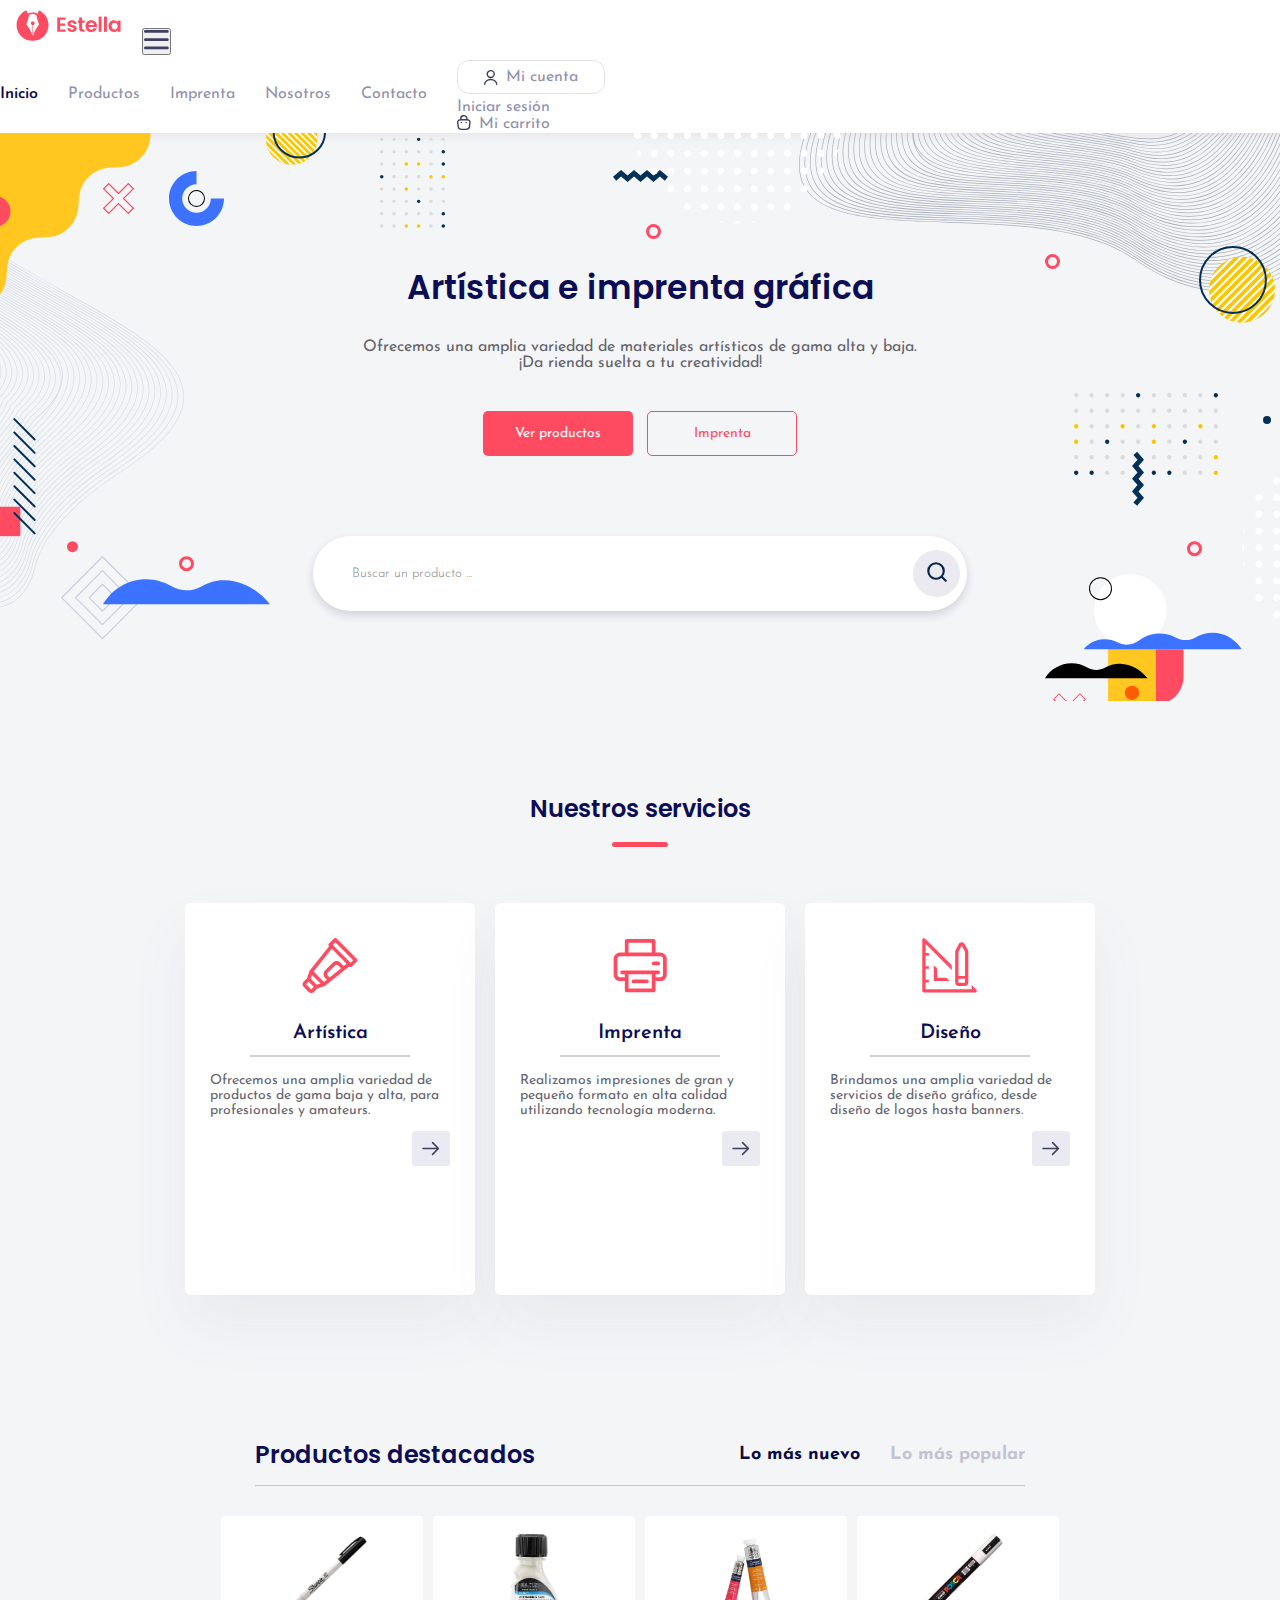
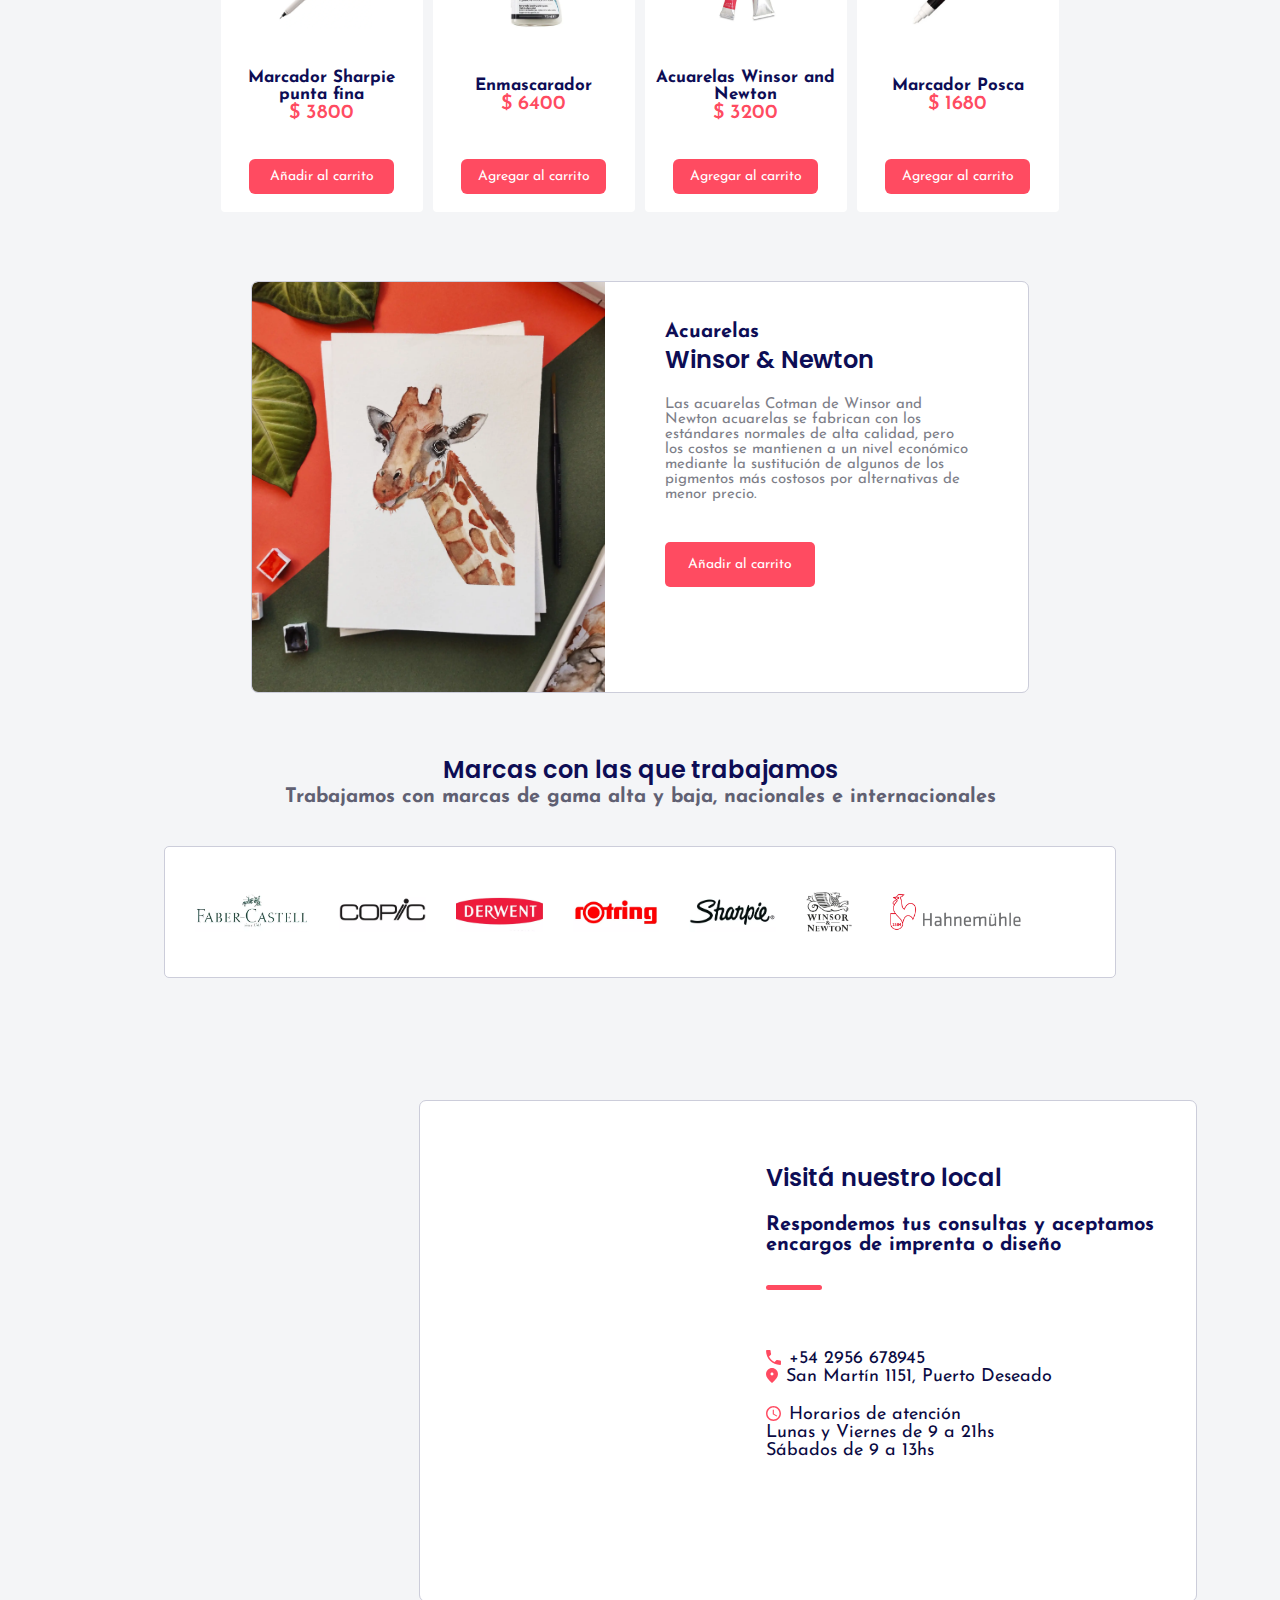
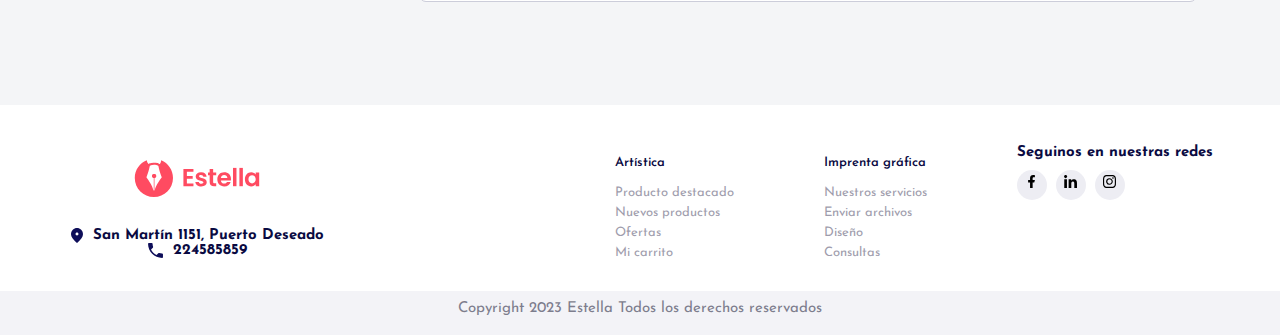
<file: index.html>
<!DOCTYPE html>
<html lang="es">
<head>
    <meta charset="UTF-8">
    <meta http-equiv="X-UA-Compatible" content="IE=edge">
    <meta name="viewport" content="width=device-width, initial-scale=1.0">
    <meta name="keywords" content="artistica,imprenta,diseño grafico">
    <meta name="description" content="Artística. Comprá productos de arte por internet. Envíos a todo el país.  Imprenta y diseño gráfico. San Martín 1151, Puerto Deseado.">
    <link href="https://cdn.jsdelivr.net/npm/bootstrap@5.0.2/dist/css/bootstrap.min.css" rel="stylesheet" integrity="sha384-EVSTQN3/azprG1Anm3QDgpJLIm9Nao0Yz1ztcQTwFspd3yD65VohhpuuCOmLASjC" crossorigin="anonymous">
    <link rel="stylesheet" href="./css/estilos.css">
    <link rel="icon" type="image" href="./img/favicon.svg">
    <title>Estella artística e imprenta</title>
</head>

<body>

<!--Navbar-->
    <nav class="navbar navbar-expand-lg bg-body-tertiary">
        <div class="container-fluid">
            <a class="navbar-brand" href="index.html">
                <img src="./img/logo.svg" class="logo" alt="El logo de Estella, un icono de una pluma dentro de un círculo">
            </a>
            <button class="navbar-toggler " type="button" data-bs-toggle="collapse" data-bs-target="#navbarNavDropdown" aria-controls="navbarNavDropdown" aria-expanded="false" aria-label="Toggle navigation">
                <img class="menu-hamburguesa" src="./img/navbar-hamburger.svg" alt="Icono de menú">
            </button>
            <div class="collapse navbar-collapse" id="navbarNavDropdown">
                <ul class="navbar-nav">
                    <li class="nav-item">
                        <a class="nav-link active link-actual" aria-current="page" href="index.html">Inicio</a>
                    </li>
                    <li class="nav-item">
                        <a class="nav-link" href="./sections/productos.html">Productos</a>
                    </li>
                    <li class="nav-item">
                        <a class="nav-link" href="./sections/imprenta.html">Imprenta</a>
                    </li>
                    <li class="nav-item">
                        <a class="nav-link" href="./sections/nosotros.html">Nosotros</a>
                    </li>
                    <li class="nav-item">
                        <a class="nav-link" href="./sections/contacto.html">Contacto</a>
                    </li>
                    <li class="nav-item dropdown">
                        <a class="nav-link dropdown-toggle" href="#" role="button" data-bs-toggle="dropdown" aria-expanded="false">
                        <img class="nav-icon" src="./img/navbar-user.svg" alt="Icono de usuario">
                        Mi cuenta 
                        </a>
                        <ul class="dropdown-menu">
                            <li>
                                <a class="dropdown-item" href="#">Iniciar sesión</a>
                            </li>
                            <li>
                                <a class="dropdown-item mi-carrito" href="#">
                                    <img src="./img/navbar-shop.svg" class="nav-icon carrito" alt="Icono de carrito">Mi carrito
                                </a>
                            </li>
                        </ul>
                    </li>
                </ul>
            </div>
        </div>
    </nav>

<!--Portada-->
    <section class="portada-index fondo">
        <h1>Artística e imprenta gráfica</h1>
        <p>Ofrecemos una amplia variedad de materiales artísticos de gama alta y baja.
        </p>
        <p>¡Da rienda suelta a tu creatividad!</p>
        <div class="botones-portada">
            <button class="boton-portada" type="submit">Ver productos</button>
            <button class="boton-portada-2" type="submit">Imprenta
            </button>
        </div>

        <form class="search-portada">
            <input class="input-search" type="text" placeholder="Buscar un producto ...">
            <button class="boton-search" type="submit">
                <img class="icon-search-bar" src="./img/icon-buscar.svg" alt="Icono de una lupa">
            </button>
        </form>
    </section>


<!--Nuestros servicios-->
    <section class="nuestros-servicios">
        <div class="h2-index">
            <h2>Nuestros servicios</h2>
            <div class="linea-texto"></div>
        </div>
        <div class="servicios">
            <div class="card-servicios">
                <img src="./img/card-artistica.svg" alt="Icono de un pomo de pintura">
                <h3>Artística</h3>
                <div class="linea-card"></div>
                <p>Ofrecemos una amplia variedad de productos de gama baja y alta, para profesionales y amateurs.
                </p>
                <div class="card-cta">
                    <button class="btn-card-servicios">
                        <img src="./img/card-arrow.svg" alt="Icono de una flecha">
                    </button>
                </div>
            </div>

            <div class="card-servicios">
                <img src="./img/card-imprenta.svg" alt="Icono de una impresora">
                <h3>Imprenta</h3>
                <div class="linea-card"></div>
                <p>Realizamos impresiones de gran y pequeño formato en alta calidad utilizando tecnología moderna.
                </p>
                <div class="card-cta">
                    <button class="btn-card-servicios">
                        <img src="./img/card-arrow.svg" alt="Icono de una flecha">
                    </button>
                </div>
            </div>

            <div class="card-servicios">
                <img src="./img/card-diseno.svg" alt="Icono de una regla y un lápiz">
                <h3>Diseño</h3>
                <div class="linea-card"></div>
                <p>Brindamos una amplia variedad de servicios de diseño gráfico, desde diseño de logos hasta banners.
                </p>
                <div class="card-cta">
                    
                    <button class="btn-card-servicios">
                        <img src="./img/card-arrow.svg" alt="Icono de una flecha">
                    </button>
                </div>
            </div>
        </div>
    </section>

<!--Productos destacados-->
    <section class="productos-destacados">
        <div class="texto-nuevos-productos">
            <h2>Productos destacados</h2>
            <div class="nuevo-popular">
                <h4>Lo más nuevo</h4>
                <h4 class="popular">Lo más popular</h4>
            </div>
        </div>

        <div class="productos-index">
            <div class="card-producto-container">
                <div>
                    <img class="card-producto-imagen" src="./img/sharpie-marcador.webp" alt="Marcador sharpie punta fina negro">
                </div>
                <div>
                    <h3 class="nombre-producto">Marcador Sharpie punta fina</h3>
                    <h3 class="precio-card">$ 3800</h3>
                </div>
                <button class="card-producto-boton" type="submit">Añadir al carrito
                </button>
            </div>

            <div class="card-producto-container">
                <div>
                    <img class="card-producto-imagen" src="./img/enmascarador.webp" alt="Enmascarador">
                </div>
                <div>
                    <h3 class="nombre-producto">Enmascarador</h3>
                    <h3 class="precio-card">$ 6400</h3>
                </div>
                <button class="card-producto-boton" type="submit">Agregar al carrito
                </button>
            </div>

            <div class="card-producto-container">
                <div>
                    <img class="card-producto-imagen" src="./img/acuarelas.webp" alt="Acuarelas Winsor and Newton">
                </div>
                <div>
                    <h3 class="nombre-producto">Acuarelas Winsor and Newton</h3>
                    <h3 class="precio-card">$ 3200</h3>
                </div>
                <button class="card-producto-boton" type="submit">Agregar al carrito
                </button>
            </div>

            <div class="card-producto-container">
                <div>
                    <img class="card-producto-imagen" src="./img/posca.webp" alt="Marcador Posca">
                </div>
                <div>
                    <h3 class="nombre-producto">Marcador Posca</h3>
                    <h3 class="precio-card">$ 1680</h3>
                </div>
                <button class="card-producto-boton" type="submit">Agregar al carrito
                </button>
            </div>
        </div>
    </section>

<!--Destacado-->
    <section class="destacado">
        <div class="destacado-img-container">
            <img class="img-destacado" src="./img/producto-destacado.webp" alt="Un dibujo de una jirafa hecho con acuarelas">
        </div>
        <div>
            <div class="texto-destacado">
                <h3>Acuarelas</h3>
                <h2>Winsor & Newton</h2>
                <p>Las acuarelas Cotman de Winsor and Newton acuarelas se fabrican con los estándares normales de alta calidad, pero los costos se mantienen a un nivel económico mediante la sustitución de algunos de los pigmentos más costosos por alternativas de menor precio.</p>
            </div>
            <div class="botones-portada boton-destacado">
                <button class="boton-portada" type="submit">Añadir al carrito</button>
            </div>
        </div>
    </section>

    <!--Marcas con las que trabajamos-->
    <section class="marcas-trabajamos">
        <h2>Marcas con las que trabajamos</h2>
        <h3>Trabajamos con marcas de gama alta y baja, nacionales e internacionales</h3>
        <div class="marcas-container">
            <img class="marca" src="./img/fabercastell.webp" alt="Marca Faber Castell">
            <img class="marca" src="./img/copic.webp" alt="Marca Copic">
            <img class="marca" src="./img/derwent.webp" alt="Marca Derwent">
            <img class="marca" src="./img/rotring.webp" alt="Marca Rotring">
            <img class="marca" src="./img/sharpie.webp" alt="Marca Sharpie">
            <img class="marca" src="./img/winsor.webp" alt="Marca Winsor and Newton">
            <img class="marca" src="./img/hahnemuhle.webp" alt="Marca Hahnemühle">
        </div>
    </section>

    <!--Contacto-->
    <section class="contacto-index">
        <div class="google-maps-container">
            <div class="google-maps">
                <iframe class="maps" src="https://www.google.com/maps/embed?pb=!1m18!1m12!1m3!1d2682.482793583667!2d-65.89882188448645!3d-47.7526890791946!2m3!1f0!2f0!3f0!3m2!1i1024!2i768!4f13.1!3m3!1m2!1s0xbddd9f9274c90827%3A0xdb720b9961e957b5!2sCasa%20Estella!5e0!3m2!1ses-419!2sar!4v1671748985883!5m2!1ses-419!2sar" style="border:0;" allowfullscreen="" loading="lazy" referrerpolicy="no-referrer-when-downgrade" alt="Un Google Maps muestra la ubicación de Estella - San Martín 1151, Puerto Deseado">
                </iframe>
            </div>

            <div class="texto-maps">
                <h2>Visitá nuestro local</h2>
                <h3>Respondemos tus consultas y aceptamos encargos de imprenta o diseño</h3>
                <div class="linea-texto linea-contacto"></div>

                <div class="contacto-datos">
                    <div class="contacto-datos-container">
                        <img class="icon-contacto" src="./img/phone-icon.svg" alt="Icono de un teléfono">
                        <h4>+54 2956 678945</h4>
                    </div>

                    <div class="contacto-datos-container">
                        <img class="icon-contacto" src="./img/location-icon.svg" alt="Icono de ubicación">
                        <h4>San Martín 1151, Puerto Deseado</h4>
                    </div>

                    <div>
                        <div class="contacto-datos-container horarios">
                            <img class="icon-contacto" src="./img/clock-icon.svg" alt="Icono de un reloj">
                            <h4 class="horarios-h4">Horarios de atención</h4>
                        </div>

                        <div>
                            <h4>Lunas y Viernes de 9 a 21hs</h4>
                            <h4>Sábados de 9 a 13hs</h4>
                        </div>
                    </div>
                </div>
            </div>
        </div>
    </section>

<!--Footer-->
    <footer>
        <div class="logo-footer">
            <img class="logo-img-footer" src="./img/logo.svg" alt="El logo de Estella, un icono de una pluma dentro de un círculo rojo con la palabra Estella al lado">
            <div class="footer-datos">
                <img class="icon-datos-footer" src="./img/location-icon.svg" alt="Icono de ubicación">
                <h4>San Martín 1151, Puerto Deseado</h4>
            </div>
            <div class="footer-datos">
                <img class="icon-datos-footer" src="./img/phone-icon.svg" alt="Icono de un teléfono">
                <h4>224585859</h4>
            </div>
        </div>

        <div class="links-utiles-1">
            <ul>
                <li class="titulo-li-footer">Artística
                </li>
                <li>Producto destacado
                </li>
                <li>Nuevos productos
                </li>
                <li>Ofertas
                </li>
                <li>Mi carrito
                </li>
            </ul>
        </div>

        <div class="links-utiles-2">
            <ul>
                <li class="titulo-li-footer">Imprenta gráfica
                </li>
                <li>Nuestros servicios
                </li>
                <li>Enviar archivos
                </li>
                <li>Diseño
                </li>
                <li>Consultas
                </li>
            </ul>
        </div>

        <div class="redes-footer">
            <h4>Seguinos en nuestras redes</h4>
            <div class="redes-footer-container">
                <a href="https://es-la.facebook.com/" target="blank">
                    <button class="boton-red">
                        <img class="red-footer-icon" src="./img/facebook.svg" alt="Icono de Facebook">
                    </button>
                </a>


                <a href="https://ar.linkedin.com/" target="blank">
                    <button class="boton-red">
                        <img class="red-footer-icon" src="./img/linkedin.svg" alt="Icono de Linkedin">
                    </button>
                </a>

                <a href="https://www.instagram.com/" target="blank">
                    <button class="boton-red">
                        <img class="red-footer-icon" src="./img/instagram.svg" alt="Icono de Instagram">
                    </button>
                </a>
            </div>
        </div>

        <div class="copyright">
            <h4>Copyright 2023 Estella Todos los derechos reservados</h4>
        </div>
    </footer>

    <script src="https://cdn.jsdelivr.net/npm/bootstrap@5.0.2/dist/js/bootstrap.bundle.min.js" integrity="sha384-MrcW6ZMFYlzcLA8Nl+NtUVF0sA7MsXsP1UyJoMp4YLEuNSfAP+JcXn/tWtIaxVXM" crossorigin="anonymous"></script>

</body>
</html>
</file>
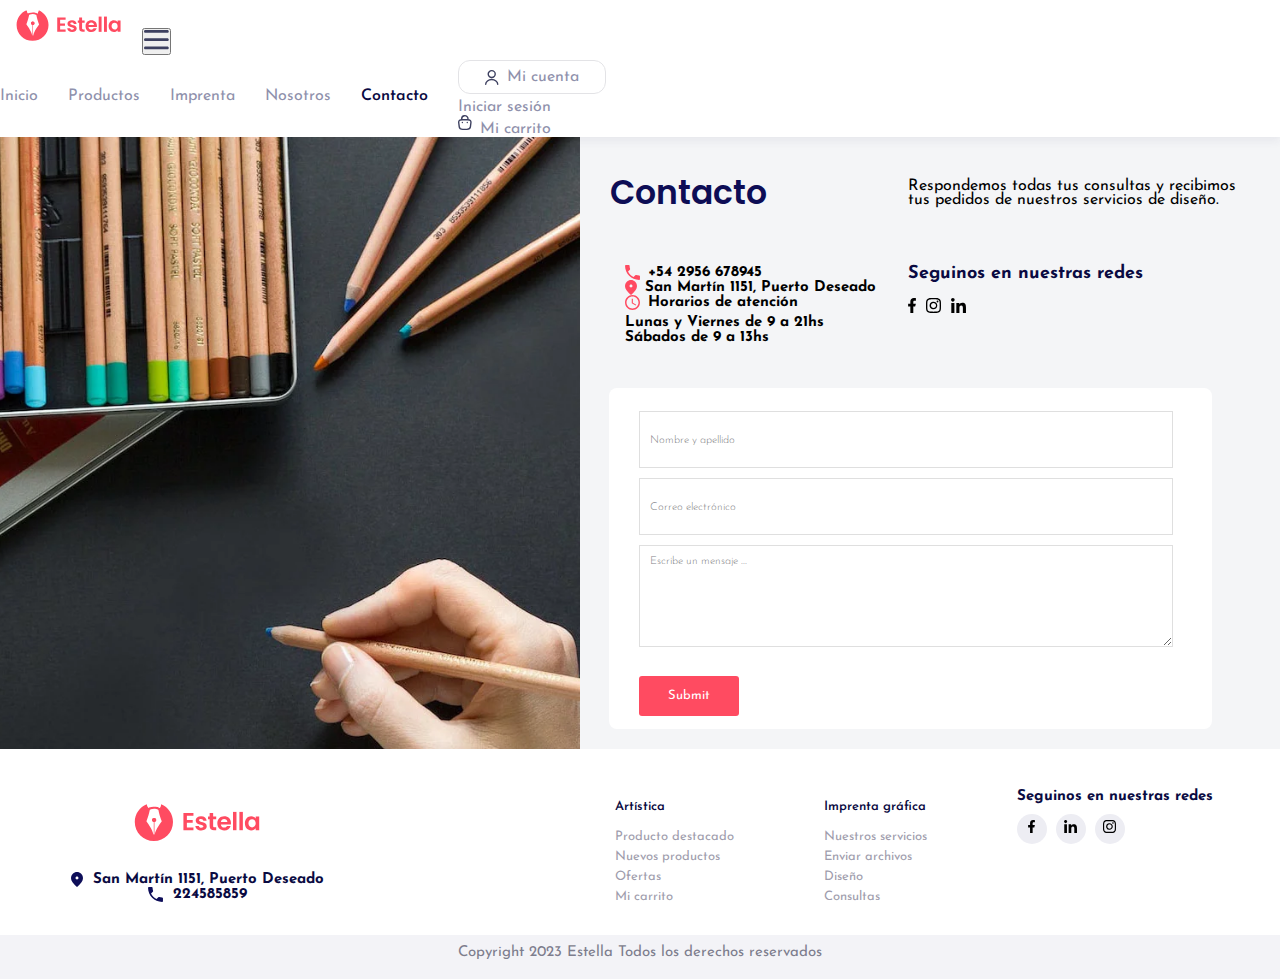
<file: sections/contacto.html>
<!DOCTYPE html>
<html lang="es">
<head>
    <meta charset="UTF-8">
    <meta http-equiv="X-UA-Compatible" content="IE=edge">
    <meta name="viewport" content="width=device-width, initial-scale=1.0">
    <meta name="keywords" content="estella contacto, estella teléfono">
    <meta name="description" content="Envianos tu consulta o solicitá un servicio de diseño gráfico">
    <link href="https://cdn.jsdelivr.net/npm/bootstrap@5.0.2/dist/css/bootstrap.min.css" rel="stylesheet" integrity="sha384-EVSTQN3/azprG1Anm3QDgpJLIm9Nao0Yz1ztcQTwFspd3yD65VohhpuuCOmLASjC" crossorigin="anonymous">
    <link rel="stylesheet" href="../css/estilos.css">
    <link rel="icon" type="image" href="../img/favicon.svg">
    <title>Estella contacto</title>
</head>
<body>

    <!--Nav Bar -->

    <nav class="navbar navbar-expand-lg bg-body-tertiary">
        <div class="container-fluid">
            <a class="navbar-brand" href="../index.html">
                <img src="../img/logo.svg" class="logo" alt="El logo de Estella, un icono de una pluma dentro de un círculo">
            </a>
            <button class="navbar-toggler " type="button" data-bs-toggle="collapse" data-bs-target="#navbarNavDropdown"
                aria-controls="navbarNavDropdown" aria-expanded="false" aria-label="Toggle navigation">
                <img class="menu-hamburguesa" src="../img/navbar-hamburger.svg" alt="Icono de menú">
            </button>
            <div class="collapse navbar-collapse" id="navbarNavDropdown">
                <ul class="navbar-nav">
                    <li class="nav-item">
                        <a class="nav-link active" aria-current="page" href="../index.html">Inicio</a>
                    </li>
                    <li class="nav-item">
                        <a class="nav-link" href="productos.html">Productos</a>
                    </li>
                    <li class="nav-item">
                        <a class="nav-link" href="imprenta.html">Imprenta</a>
                    </li>
                    <li class="nav-item">
                        <a class="nav-link" href="nosotros.html">Nosotros</a>
                    </li>
                    <li class="nav-item">
                        <a class="nav-link link-actual" href="contacto.html">Contacto</a>
                    </li>
                    <li class="nav-item dropdown">
                        <a class="nav-link dropdown-toggle" href="#" role="button" data-bs-toggle="dropdown"
                        aria-expanded="false">
                            <img class="nav-icon" src="../img/navbar-user.svg" alt="Icono de usuario">
                            Mi cuenta
                        </a>
                        <ul class="dropdown-menu">
                            <li>
                                <a class="dropdown-item" href="#">Iniciar sesión</a>
                            </li>
                            <li>
                                <a class="dropdown-item" href="#">
                                    <img src="../img/navbar-shop.svg" class="nav-icon carrito" alt="Icono de carrito">Mi carrito
                                </a>
                            </li>
                        </ul>
                    </li>
                </ul>
            </div>
        </div>
    </nav>


    <!--Contacto-->
    <section class="seccion-contacto">
        <div class="img-contacto-container">
            <img class="img-contacto" src="../img/portada_contacto.webp" alt="Una mano escribiendo con un lápiz de color al lado de una caja de lápices">
        </div>

        <div class="contacto-titulo">
            <h1>Contacto</h1>
        </div>

        <div class="contacto-texto">
            <p>Respondemos todas tus consultas y recibimos tus pedidos de nuestros servicios de diseño.</p>
        </div>

        <div class="contacto-datos margen-datos">
            <div class="datos-container">
                <img class="icon-contacto" src="../img/phone-icon.svg" alt="Icono de un teléfono">
                <h5>+54 2956 678945</h5>
            </div>

            <div class="datos-container">
                <img class="icon-contacto" src="../img/location-icon.svg" alt="Icono de ubicación">
                <h5>San Martín 1151, Puerto Deseado</h5>
            </div>

            <div>
                <div class="datos-container">
                    <img class="icon-contacto" src="../img/clock-icon.svg" alt="Icono de un reloj">
                    <h5>Horarios de atención</h5>
                </div>
                <div class="horarios-atencion">
                    <h5>Lunas y Viernes de 9 a 21hs</h5>
                    <h5>Sábados de 9 a 13hs</h5>
                </div>
            </div>
        </div>

        <div class="contacto-redes">
            <h4>Seguinos en nuestras redes</h4>
            <div class="redes-contacto">
                <img class="red-contacto" src="../img/facebook.svg" alt="Icono de Facebook">
                <img class="red-contacto" src="../img/instagram.svg" alt="Icono de Instagram">
                <img class="red-contacto" src="../img/linkedin.svg" alt="Icono de Linkedin">
            </div>
        </div>

        <div class="formulario-contacto">
            <form class="f-1">
                <input class="input-contacto" placeholder="Nombre y apellido">
                <input class="input-contacto" placeholder="Correo electrónico">
            </form>

            <form class="f-2">
                <textarea class="text-contacto" placeholder="Escribe un mensaje ..."></textarea>
                <input type="submit" placeholder="Enviar" class="boton-form">
            </form>
        </div>
    </section>

    <!--Footer-->
    <footer>
        <div class="logo-footer">
            <img class="logo-img-footer" src="../img/logo.svg" alt="El logo de Estella, un icono de una pluma dentro de un círculo rojo con la palabra Estella al lado">
            <div class="footer-datos">
                <img class="icon-datos-footer" src="../img/location-icon.svg" alt="Icono de ubicación">
                <h4>San Martín 1151, Puerto Deseado</h4>
            </div>
            <div class="footer-datos">
                <img class="icon-datos-footer" src="../img/phone-icon.svg" alt="Icono de un teléfono">
                <h4>224585859</h4>
            </div>
        </div>

        <div class="links-utiles-1">
            <ul>
                <li class="titulo-li-footer">Artística
                </li>
                <li>Producto destacado
                </li>
                <li>Nuevos productos
                </li>
                <li>Ofertas
                </li>
                <li>Mi carrito
                </li>
            </ul>
        </div>

        <div class="links-utiles-2">
            <ul>
                <li class="titulo-li-footer">Imprenta gráfica
                </li>
                <li>Nuestros servicios
                </li>
                <li>Enviar archivos
                </li>
                <li>Diseño
                </li>
                <li>Consultas
                </li>
            </ul>
        </div>

        <div class="redes-footer">
            <h4>Seguinos en nuestras redes</h4>
            <div class="redes-footer-container">
                <a href="https://es-la.facebook.com/" target="blank">
                    <button class="boton-red">
                        <img class="red-footer-icon" src="../img/facebook.svg" alt="Icono de Facebook">
                    </button>
                </a>


                <a href="https://ar.linkedin.com/" target="blank">
                    <button class="boton-red">
                        <img class="red-footer-icon" src="../img/linkedin.svg" alt="Icono de Linkedin">
                    </button>
                </a>

                <a href="https://www.instagram.com/" target="blank">
                    <button class="boton-red">
                        <img class="red-footer-icon" src="../img/instagram.svg" alt="Icono de Instagram">
                    </button>
                </a>
            </div>
        </div>

        <div class="copyright">
            <h4>Copyright 2023 Estella Todos los derechos reservados</h4>
        </div>
    </footer>

    <script src="https://cdn.jsdelivr.net/npm/bootstrap@5.0.2/dist/js/bootstrap.bundle.min.js" integrity="sha384-MrcW6ZMFYlzcLA8Nl+NtUVF0sA7MsXsP1UyJoMp4YLEuNSfAP+JcXn/tWtIaxVXM" crossorigin="anonymous"></script>

</body>
</html>
</file>
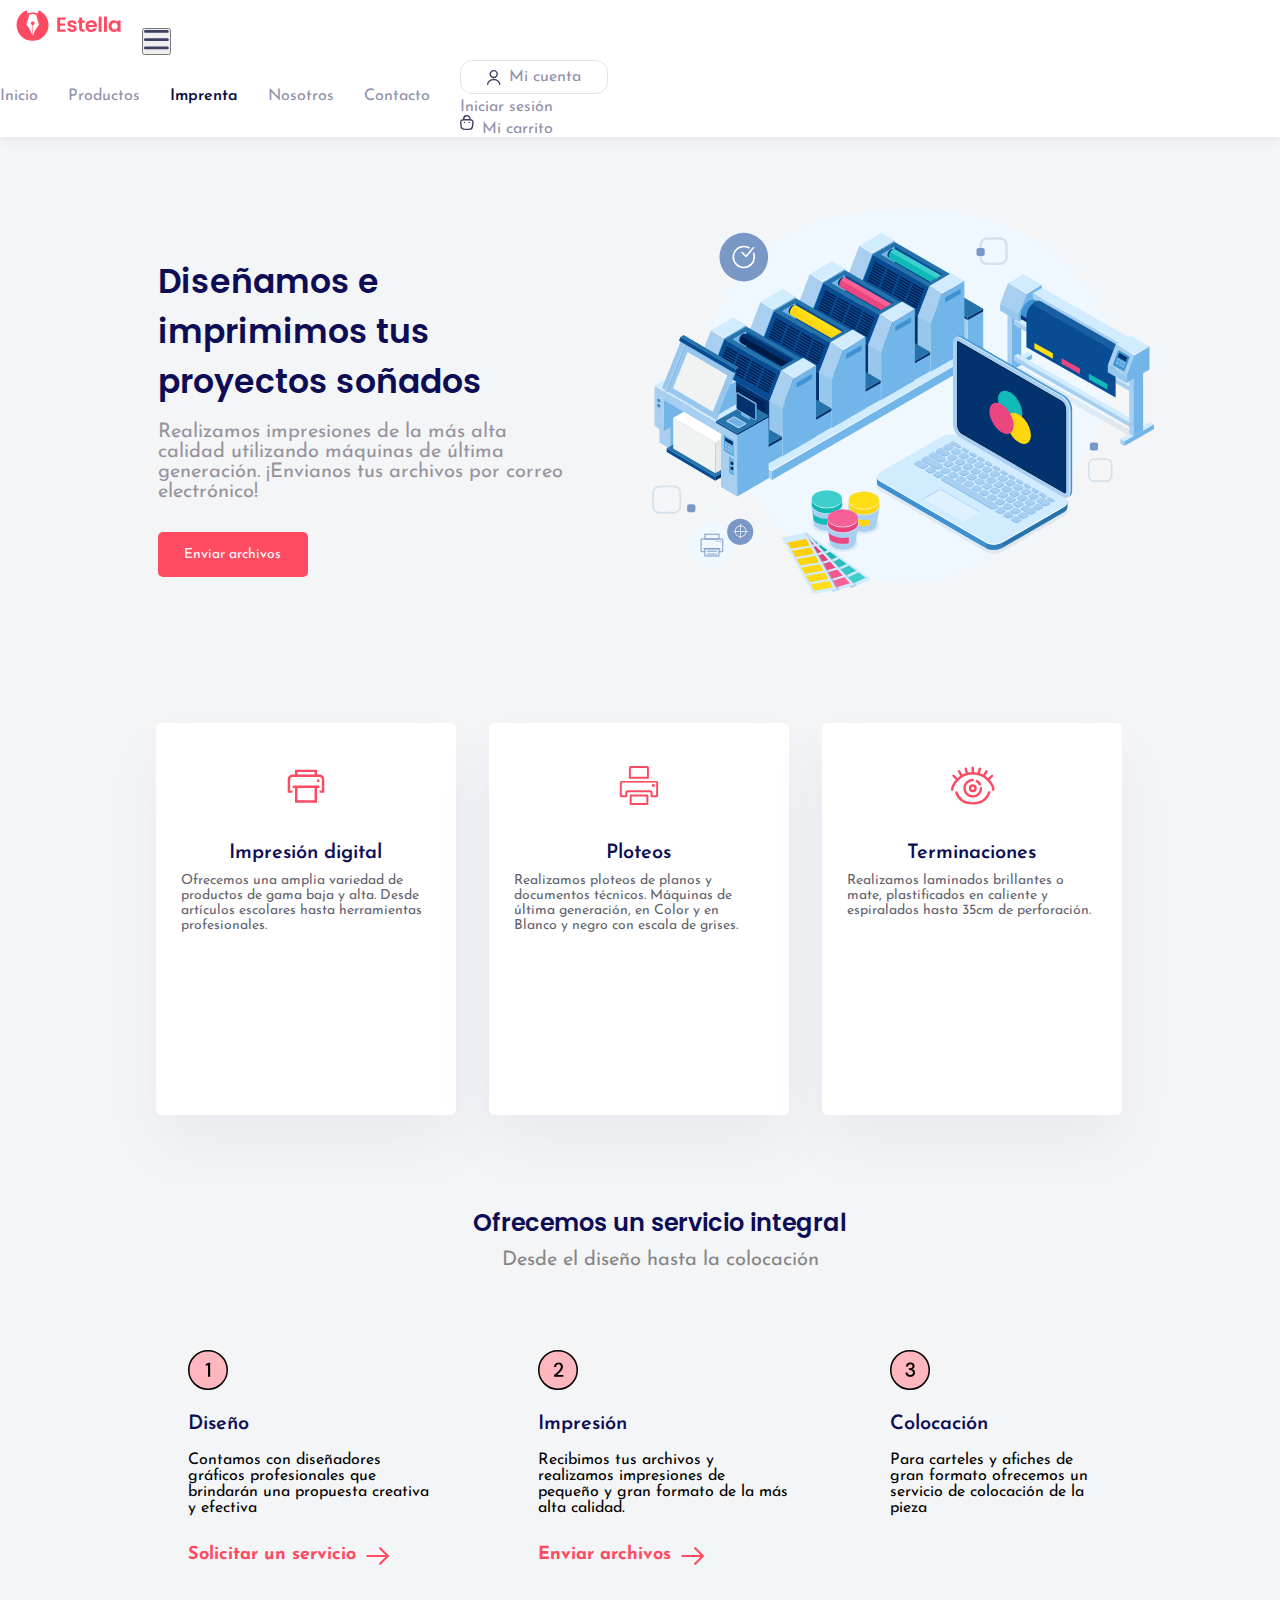
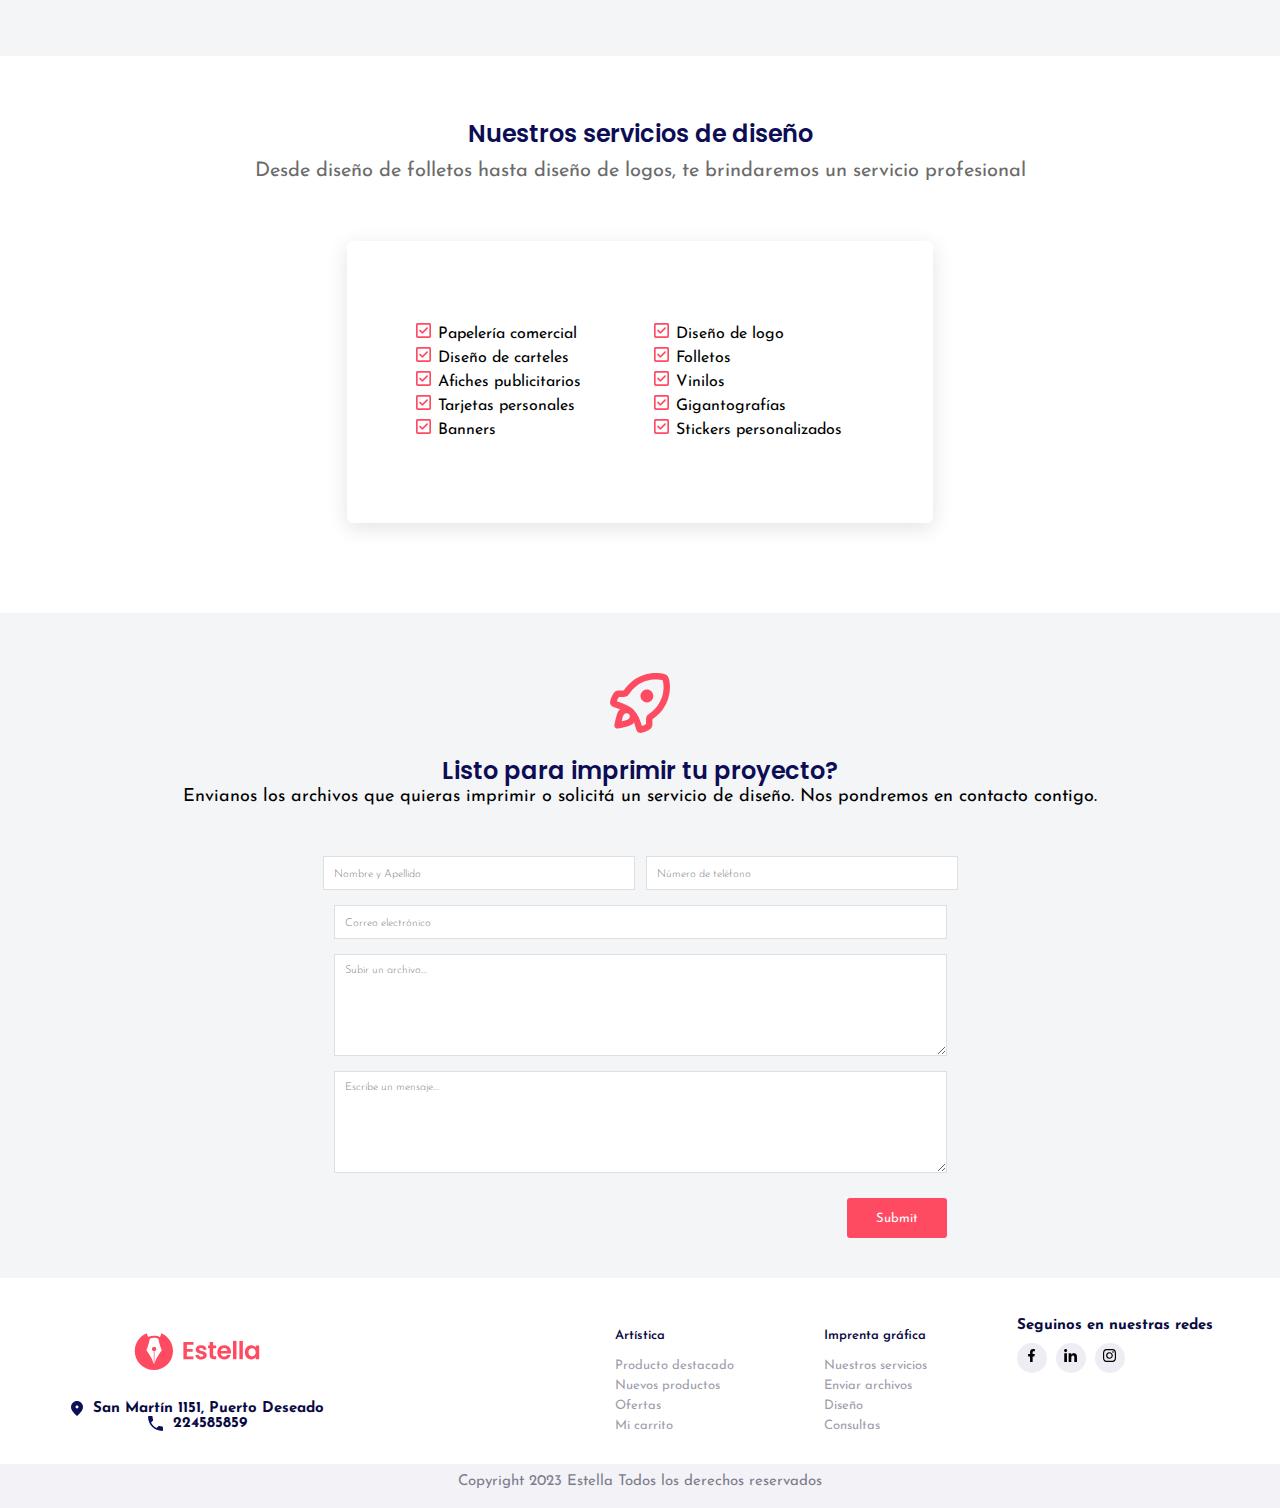
<file: sections/imprenta.html>
<!DOCTYPE html>
<html lang="es">
<head>
    <meta charset="UTF-8">
    <meta http-equiv="X-UA-Compatible" content="IE=edge">
    <meta name="viewport" content="width=device-width, initial-scale=1.0">
    <meta name="keywords" content="imprenta gráfica, imprimir archivos, diseño grafico">
    <meta name="description" content="Imprimimos tus archivos. Ofrecemos servicios de diseño gráfico">
    <link href="https://cdn.jsdelivr.net/npm/bootstrap@5.0.2/dist/css/bootstrap.min.css" rel="stylesheet" integrity="sha384-EVSTQN3/azprG1Anm3QDgpJLIm9Nao0Yz1ztcQTwFspd3yD65VohhpuuCOmLASjC" crossorigin="anonymous">
    <link rel="stylesheet" href="../css/estilos.css">
    <link rel="icon" type="image" href="../img/favicon.svg">
    <title>Imprenta gráfica</title>
</head>

<body>

    <!--Nav Bar -->

    <nav class="navbar navbar-expand-lg bg-body-tertiary">
        <div class="container-fluid">
            <a class="navbar-brand" href="../index.html">
                <img src="../img/logo.svg" class="logo" alt="El logo de Estella, un icono de una pluma dentro de un círculo">
            </a>
            <button class="navbar-toggler " type="button" data-bs-toggle="collapse" data-bs-target="#navbarNavDropdown"
                aria-controls="navbarNavDropdown" aria-expanded="false" aria-label="Toggle navigation">
                <img class="menu-hamburguesa" src="../img/navbar-hamburger.svg" alt="Icono de menú">
            </button>
            <div class="collapse navbar-collapse" id="navbarNavDropdown">
                <ul class="navbar-nav">
                    <li class="nav-item">
                        <a class="nav-link active" aria-current="page" href="../index.html">Inicio</a>
                    </li>
                    <li class="nav-item">
                        <a class="nav-link" href="productos.html">Productos</a>
                    </li>
                    <li class="nav-item">
                        <a class="nav-link link-actual" href="imprenta.html">Imprenta</a>
                    </li>
                    <li class="nav-item">
                        <a class="nav-link" href="nosotros.html">Nosotros</a>
                    </li>
                    <li class="nav-item">
                        <a class="nav-link" href="contacto.html">Contacto</a>
                    </li>
                    <li class="nav-item dropdown">
                        <a class="nav-link dropdown-toggle" href="#" role="button" data-bs-toggle="dropdown"
                        aria-expanded="false">
                            <img class="nav-icon" src="../img/navbar-user.svg" alt="Icono de usuario">
                            Mi cuenta
                        </a>
                        <ul class="dropdown-menu">
                            <li>
                                <a class="dropdown-item" href="#">Iniciar sesión</a>
                            </li>
                            <li>
                                <a class="dropdown-item" href="#">
                                    <img src="../img/navbar-shop.svg" class="nav-icon carrito" alt="Icono de carrito">Mi carrito
                                </a>
                            </li>
                        </ul>
                    </li>
                </ul>
            </div>
        </div>
    </nav>

<!--Portada imprenta-->

    <section class="portada-imprenta">
        <div class="titulo-portada-imprenta">
            <h1>Diseñamos e imprimimos tus proyectos soñados</h1>
            <h3>Realizamos impresiones de la más alta calidad utilizando máquinas de última generación. ¡Envianos tus
            archivos por correo electrónico!</h2>
            <button class="boton-portada" type="submit">Enviar archivos
            </button>
        </div>

        <div>
            <img class="img-portada-imprenta" src="../img/portada-imprenta.svg"
            alt="Ilustraciones de 2 impresoras de gran formato y una notebook">
        </div>
    </section>

<!--Servicios de imprenta-->

    <section class="servicios-imprenta">
        <div class="servicios">
            <div class="card-servicios card-imprenta">
                <img class="img-card-servicios-imprenta" src="../img/impresiones.svg" alt="Icono de una impresora">
                <h3>Impresión digital</h3>
                <p>Ofrecemos una amplia variedad de productos de gama baja y alta. Desde artículos escolares hasta
                herramientas profesionales.</p>
            </div>


            <div class="card-servicios card-imprenta">
                <img class="img-card-servicios-imprenta" src="../img/ploteos.svg" alt="Icono de un ploter">
                <h3>Ploteos</h3>
                <p>Realizamos ploteos de planos y documentos técnicos. Máquinas de última generación, en Color y en Blanco y negro con escala de grises.</p>
            </div>

            <div class="card-servicios card-imprenta">
                <img class="img-card-servicios-imprenta" src="../img/terminaciones.svg" alt="Icono de un ojo">
                <h3>Terminaciones</h3>
                <p>Realizamos laminados brillantes o mate, plastificados en caliente y espiralados hasta 35cm de perforación.</p>
            </div>
        </div>
    </section>

<!--Pasos del trabajo-->

    <section>
        <h2 class="título-pasos-trabajo">Ofrecemos un servicio integral</h2>
        <h3 class="título-pasos-trabajo h2-paso">Desde el diseño hasta la colocación</h2>

        <div class="pasos-de-trabajo">
            <div class="paso-trabajo">
                <div>
                    <img class="paso-imagen" src="../img/numero-uno.svg" alt="Numero uno">
                    <h3>Diseño</h3>
                    <br>
                    <p>Contamos con diseñadores gráficos profesionales que brindarán una propuesta creativa y efectiva
                    </p>
                </div>

                <div class="paso-trabajo-cta">
                    <h4>Solicitar un servicio</h4>
                    <img class="arrow-cta" src="../img/card-arrow.svg" alt="Icono de una flecha">
                </div>
            </div>

            <div class="paso-trabajo">
                <div>
                    <img class="paso-imagen" src="../img/numero-dos.svg" alt="Numero dos">
                    <h3>Impresión</h3>
                    <br>
                    <p>Recibimos tus archivos y realizamos impresiones de pequeño y gran formato de la más alta calidad.
                    </p>
                </div>

                <div class="paso-trabajo-cta">
                    <h4>Enviar archivos</h4>
                    <img class="arrow-cta" src="../img/card-arrow.svg" alt="Icono de una flecha">
                </div>
            </div>

            <div class="paso-trabajo">
                <div>
                    <img class="paso-imagen" src="../img/numero-tres.svg" alt="Numero tres">
                    <h3>Colocación</h3>
                    <br>
                    <p>Para carteles y afiches de gran formato ofrecemos un servicio de colocación de la pieza </p>
                </div>
            </div>
        </div>
    </section>

<!--Servicios de diseño-->

    <section class="servicios-diseño">
        <h2 class="h2-diseño">Nuestros servicios de diseño</h2>
        <h3 class="h3-diseño">Desde diseño de folletos hasta diseño de logos, te brindaremos un servicio profesional
        </h3>

        <div class="servicios-diseño-container">
            <div class="lista-diseño">
                <ul>
                    <li>Papelería comercial
                    </li>
                    <li>Diseño de carteles
                    </li>
                    <li>Afiches publicitarios
                    </li>
                    <li>Tarjetas personales
                    </li>
                    <li>Banners
                    </li>
                </ul>
            </div>

            <div class="lista-diseño">
                <ul>
                    <li>Diseño de logo
                    </li>
                    <li>Folletos
                    </li>
                    <li>Vinilos
                    </li>
                    <li>Gigantografías
                    </li>
                    <li>Stickers personalizados
                    </li>
                </ul>
            </div>
        </div>
    </section>

<!--Formulario de contacto-->

    <section class="formulario-imprenta">
        <div class="titulo-formulario">
            <img class="icon-form" src="../img/formulario-imprenta-icon.svg" alt="Un icono de un cohete espacial">
            <h2 class="texto-form">Listo para imprimir tu proyecto?</h2>
            <p class="texto-form">Envianos los archivos que quieras imprimir o solicitá un servicio de diseño. Nos
            pondremos en contacto contigo.</p>
        </div>

        <form class="form-1">
            <input class="input-1 nombre" type="text" placeholder="Nombre y Apellido">
            <input class="input-1" type="text" placeholder="Número de teléfono">
        </form>

        <form class="form-2">
            <input class="input-2" type="email" placeholder="Correo electrónico">
            <textarea placeholder="Subir un archivo..." class="input-mensaje"></textarea>
            <textarea placeholder="Escribe un mensaje..." class="input-mensaje"></textarea>
            <input type="submit" placeholder="Enviar" class="boton-form">
        </form>
    </section>


    <!--Footer-->
    <footer>
        <div class="logo-footer">
            <img class="logo-img-footer" src="../img/logo.svg" alt="El logo de Estella, un icono de una pluma dentro de un círculo rojo con la palabra Estella al lado">
            <div class="footer-datos">
                <img class="icon-datos-footer" src="../img/location-icon.svg" alt="Icono de ubicación">
                <h4>San Martín 1151, Puerto Deseado</h4>
            </div>
            <div class="footer-datos">
                <img class="icon-datos-footer" src="../img/phone-icon.svg" alt="Icono de un teléfono">
                <h4>224585859</h4>
            </div>
        </div>

        <div class="links-utiles-1">
            <ul>
                <li class="titulo-li-footer">Artística
                </li>
                <li>Producto destacado
                </li>
                <li>Nuevos productos
                </li>
                <li>Ofertas
                </li>
                <li>Mi carrito
                </li>
            </ul>
        </div>

        <div class="links-utiles-2">
            <ul>
                <li class="titulo-li-footer">Imprenta gráfica
                </li>
                <li>Nuestros servicios
                </li>
                <li>Enviar archivos
                </li>
                <li>Diseño
                </li>
                <li>Consultas
                </li>
            </ul>
        </div>

        <div class="redes-footer">
            <h4>Seguinos en nuestras redes</h4>
            <div class="redes-footer-container">
                <a href="https://es-la.facebook.com/" target="blank">
                    <button class="boton-red">
                        <img class="red-footer-icon" src="../img/facebook.svg" alt="Icono de Facebook">
                    </button>
                </a>

                <a href="https://ar.linkedin.com/" target="blank">
                    <button class="boton-red">
                        <img class="red-footer-icon" src="../img/linkedin.svg" alt="Icono de Linkedin">
                    </button>
                </a>

                <a href="https://www.instagram.com/" target="blank">
                    <button class="boton-red">
                        <img class="red-footer-icon" src="../img/instagram.svg" alt="Icono de Instagram">
                    </button>
                </a>
            </div>
        </div>

        <div class="copyright">
            <h4>Copyright 2023 Estella Todos los derechos reservados</h4>
        </div>
    </footer>

    <script src="https://cdn.jsdelivr.net/npm/bootstrap@5.0.2/dist/js/bootstrap.bundle.min.js" integrity="sha384-MrcW6ZMFYlzcLA8Nl+NtUVF0sA7MsXsP1UyJoMp4YLEuNSfAP+JcXn/tWtIaxVXM" crossorigin="anonymous">
    </script>

</body>
</html>
</file>
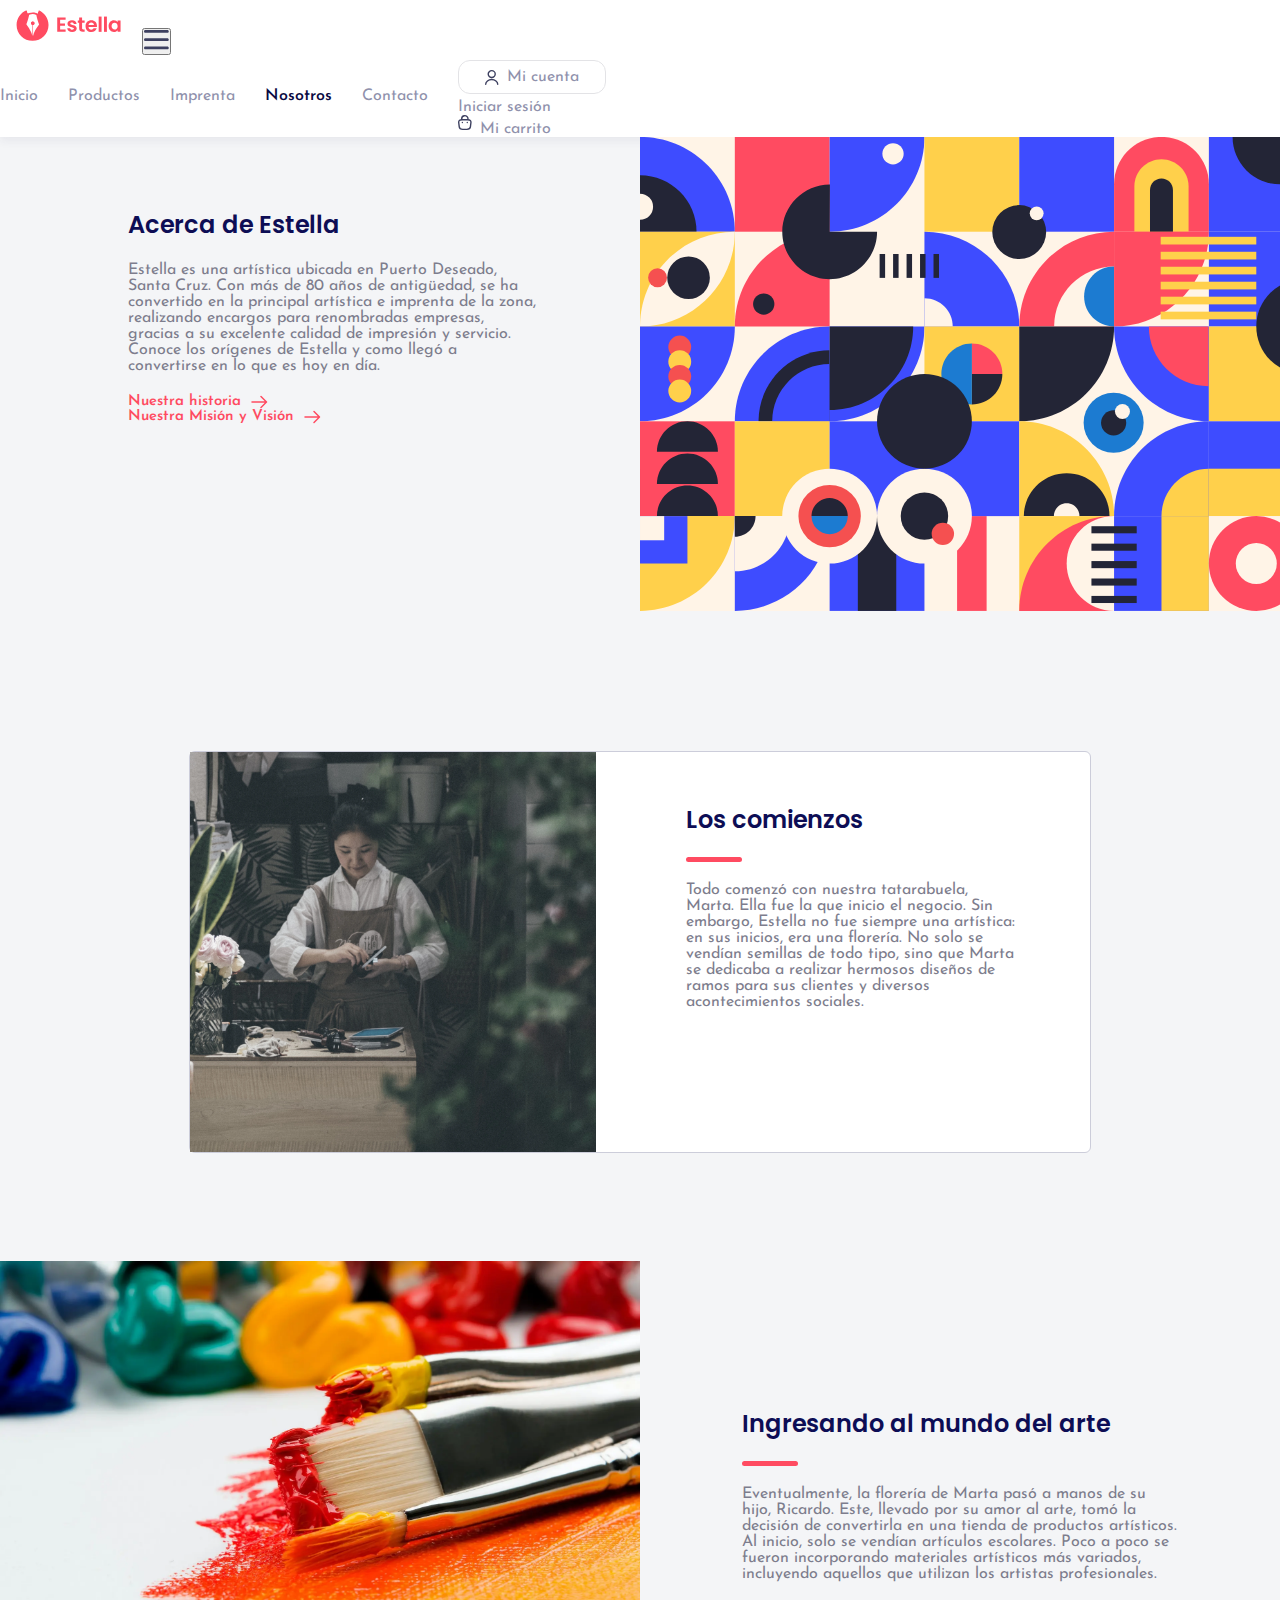
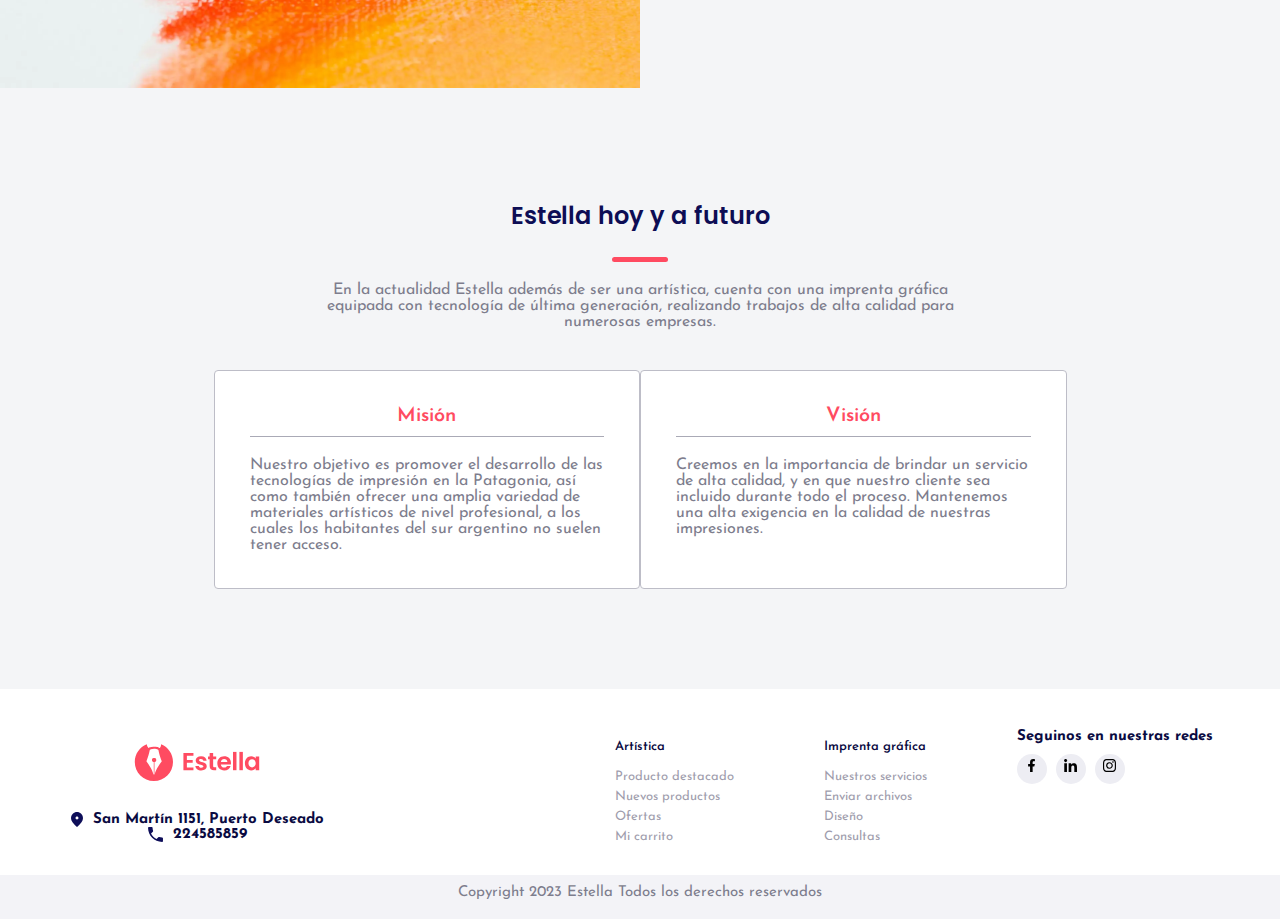
<file: sections/nosotros.html>
<!DOCTYPE html>
<html lang="es">
<head>
    <meta charset="UTF-8">
    <meta http-equiv="X-UA-Compatible" content="IE=edge">
    <meta name="viewport" content="width=device-width, initial-scale=1.0">
    <meta name="keywords" content="acerca de estella, estella historia, mision">
    <meta name="description" content="Los comienzos de Estella y su perspectiva a futuro">
    <link href="https://cdn.jsdelivr.net/npm/bootstrap@5.0.2/dist/css/bootstrap.min.css" rel="stylesheet" integrity="sha384-EVSTQN3/azprG1Anm3QDgpJLIm9Nao0Yz1ztcQTwFspd3yD65VohhpuuCOmLASjC" crossorigin="anonymous">
    <link rel="stylesheet" href="../css/estilos.css">
    <link rel="icon" type="image" href="../img/favicon.svg">
    <title>Acerca de Estella</title>
</head>

<body>

    <!--Nav Bar -->

    <nav class="navbar navbar-expand-lg bg-body-tertiary">
        <div class="container-fluid">
            <a class="navbar-brand" href="../index.html">
                <img src="../img/logo.svg" class="logo" alt="El logo de Estella, un icono de una pluma dentro de un círculo">
            </a>
            <button class="navbar-toggler " type="button" data-bs-toggle="collapse" data-bs-target="#navbarNavDropdown"
                aria-controls="navbarNavDropdown" aria-expanded="false" aria-label="Toggle navigation">
                <img class="menu-hamburguesa" src="../img/navbar-hamburger.svg" alt="Icono de menú">
            </button>
            <div class="collapse navbar-collapse" id="navbarNavDropdown">
                <ul class="navbar-nav">
                    <li class="nav-item">
                        <a class="nav-link active" aria-current="page" href="../index.html">Inicio</a>
                    </li>
                    <li class="nav-item">
                        <a class="nav-link" href="productos.html">Productos</a>
                    </li>
                    <li class="nav-item">
                        <a class="nav-link" href="imprenta.html">Imprenta</a>
                    </li>
                    <li class="nav-item">
                        <a class="nav-link link-actual" href="nosotros.html">Nosotros</a>
                    </li>
                    <li class="nav-item">
                        <a class="nav-link" href="contacto.html">Contacto</a>
                    </li>
                    <li class="nav-item dropdown">
                        <a class="nav-link dropdown-toggle" href="#" role="button" data-bs-toggle="dropdown"
                        aria-expanded="false">
                            <img class="nav-icon" src="../img/navbar-user.svg" alt="Icono de usuario">
                            Mi cuenta
                        </a>
                        <ul class="dropdown-menu">
                            <li>
                                <a class="dropdown-item" href="#">Iniciar sesión</a>
                            </li>
                            <li>
                                <a class="dropdown-item" href="#">
                                    <img src="../img/navbar-shop.svg" class="nav-icon carrito" alt="Icono de carrito">Mi carrito
                                </a>
                            </li>
                        </ul>
                    </li>
                </ul>
            </div>
        </div>
    </nav>

<!--Acerca de Estella-->
    <section class="acerca-estella">
        <img class="portada-nosotros" src="../img/portada-nosotros.svg" alt="Un patrón abstracto de color rojo, amarillo y azul">
        <div class="texto-acerca">
            <h2 class="h2-nos">Acerca de Estella</h2>
            <p class="texto-nos">Estella es una artística ubicada en Puerto Deseado, Santa Cruz. Con más de 80 años de antigüedad, se ha convertido en la principal artística e imprenta de la zona, realizando encargos para renombradas empresas, gracias a su excelente calidad de impresión y servicio.
            <p class="texto-nos">Conoce los orígenes de Estella y como llegó a convertirse en lo que es hoy en día.</p>

            <div class="accesos-nosotros">
                <div class="acerca-links">
                    <h5>Nuestra historia</h5>
                    <img class="arrow-acerca" src="../img/card-arrow.svg" alt="Icono de una flecha">
                </div>
    
                <div class="acerca-links">
                    <h5>Nuestra Misión y Visión</h5>
                    <img class="arrow-acerca" src="../img/card-arrow.svg" alt="Icono de una flecha">
                </div>
            </div>
        </div>
    </section>

<!--Los comienzos-->
    <section>
        <div class="comienzos-container">
            <div class="img-comienzos-container">
                <img class="los-comienzos-img" src="../img/los_comienzos.webp" alt="Una mujer atendiendo una florería">
            </div>
            <div class="texto-comienzos">
                <h2 class="h2-nos">Los comienzos</h2>
                <div class="linea-texto"></div>
                <p class="texto-nos">Todo comenzó con nuestra tatarabuela, Marta. Ella fue la que inicio el negocio. Sin embargo, Estella no fue siempre una artística: en sus inicios, era una florería.
                No solo se vendían semillas de todo tipo, sino que Marta se dedicaba a realizar hermosos diseños de ramos para sus clientes y diversos acontecimientos sociales.</p>
            </div>  
        </div>
    </section>
    
<!--Ingresando al mundo del arte-->
    <section class="ingresando-arte">
        <img class="ingresando-img" src="../img/ingresando-arte.webp" alt="Unos pinceles con pintura sobre una mesa">
        <div class="texto-ingresando">
            <h2 class="h2-nos">Ingresando al mundo del arte</h2>
            <div class="linea-texto linea-nos"></div>
            <p class="texto-nos">Eventualmente, la florería de Marta pasó a manos de su hijo, Ricardo. Este, llevado por su amor al arte, tomó la decisión de convertirla en una tienda de productos artísticos.</p>
            <p class="texto-nos">Al inicio, solo se vendían artículos escolares. Poco a poco se fueron incorporando materiales artísticos más variados, incluyendo aquellos que utilizan los artistas profesionales.</p>
        </div>
    </section>

<!--Estella hoy-->
    <section class="estella-hoy">
        <div class="texto-hoy">
            <h2 class="h2-nos">Estella hoy y a futuro</h2>
            <div class="linea-texto linea-nos"></div>
            <p class="texto-nos">En la actualidad Estella además de ser una artística, cuenta con una imprenta gráfica equipada con tecnología de última generación, realizando trabajos de alta calidad para numerosas empresas.</p>
        </div>
        
        <div class="mision-vision">
            <div class="mision">
                <h3>Misión</h3>
                <p class="texto-nos">Nuestro objetivo es promover el desarrollo de las tecnologías de impresión en la Patagonia, así como también ofrecer una amplia variedad de materiales artísticos de nivel profesional, a los cuales los habitantes del sur argentino no suelen tener acceso.</p>
            </div>

            <div class="mision">
                <h3>Visión</h3>
                <p class="texto-nos">Creemos en la importancia de brindar un servicio de alta calidad, y en que nuestro cliente sea incluido durante todo el proceso. Mantenemos una alta exigencia en la calidad de nuestras impresiones.</p>
            </div>
        </div>
    </section>

    <!--Footer-->
    <footer>
        <div class="logo-footer">
            <img class="logo-img-footer" src="../img/logo.svg" alt="El logo de Estella, un icono de una pluma dentro de un círculo rojo con la palabra Estella al lado">
            <div class="footer-datos">
                <img class="icon-datos-footer" src="../img/location-icon.svg" alt="Icono de ubicación">
                <h4>San Martín 1151, Puerto Deseado</h4>
            </div>
            <div class="footer-datos">
                <img class="icon-datos-footer" src="../img/phone-icon.svg" alt="Icono de un teléfono">
                <h4>224585859</h4>
            </div>
        </div>

        <div class="links-utiles-1">
            <ul>
                <li class="titulo-li-footer">Artística
                </li>
                <li>Producto destacado
                </li>
                <li>Nuevos productos
                </li>
                <li>Ofertas
                </li>
                <li>Mi carrito
                </li>
            </ul>
        </div>

        <div class="links-utiles-2">
            <ul>
                <li class="titulo-li-footer">Imprenta gráfica
                </li>
                <li>Nuestros servicios
                </li>
                <li>Enviar archivos
                </li>
                <li>Diseño
                </li>
                <li>Consultas
                </li>
            </ul>
        </div>

        <div class="redes-footer">
            <h4>Seguinos en nuestras redes</h4>
            <div class="redes-footer-container">
                <a href="https://es-la.facebook.com/" target="blank">
                    <button class="boton-red">
                        <img class="red-footer-icon" src="../img/facebook.svg" alt="Icono de Facebook">
                    </button>
                </a>


                <a href="https://ar.linkedin.com/" target="blank">
                    <button class="boton-red">
                        <img class="red-footer-icon" src="../img/linkedin.svg" alt="Icono de Linkedin">
                    </button>
                </a>

                <a href="https://www.instagram.com/" target="blank">
                    <button class="boton-red">
                        <img class="red-footer-icon" src="../img/instagram.svg" alt="Icono de Instagram">
                    </button>
                </a>
            </div>
        </div>

        <div class="copyright">
            <h4>Copyright 2023 Estella Todos los derechos reservados</h4>
        </div>
    </footer>

    <script src="https://cdn.jsdelivr.net/npm/bootstrap@5.0.2/dist/js/bootstrap.bundle.min.js" integrity="sha384-MrcW6ZMFYlzcLA8Nl+NtUVF0sA7MsXsP1UyJoMp4YLEuNSfAP+JcXn/tWtIaxVXM" crossorigin="anonymous"></script>

</body>
</html>
</file>
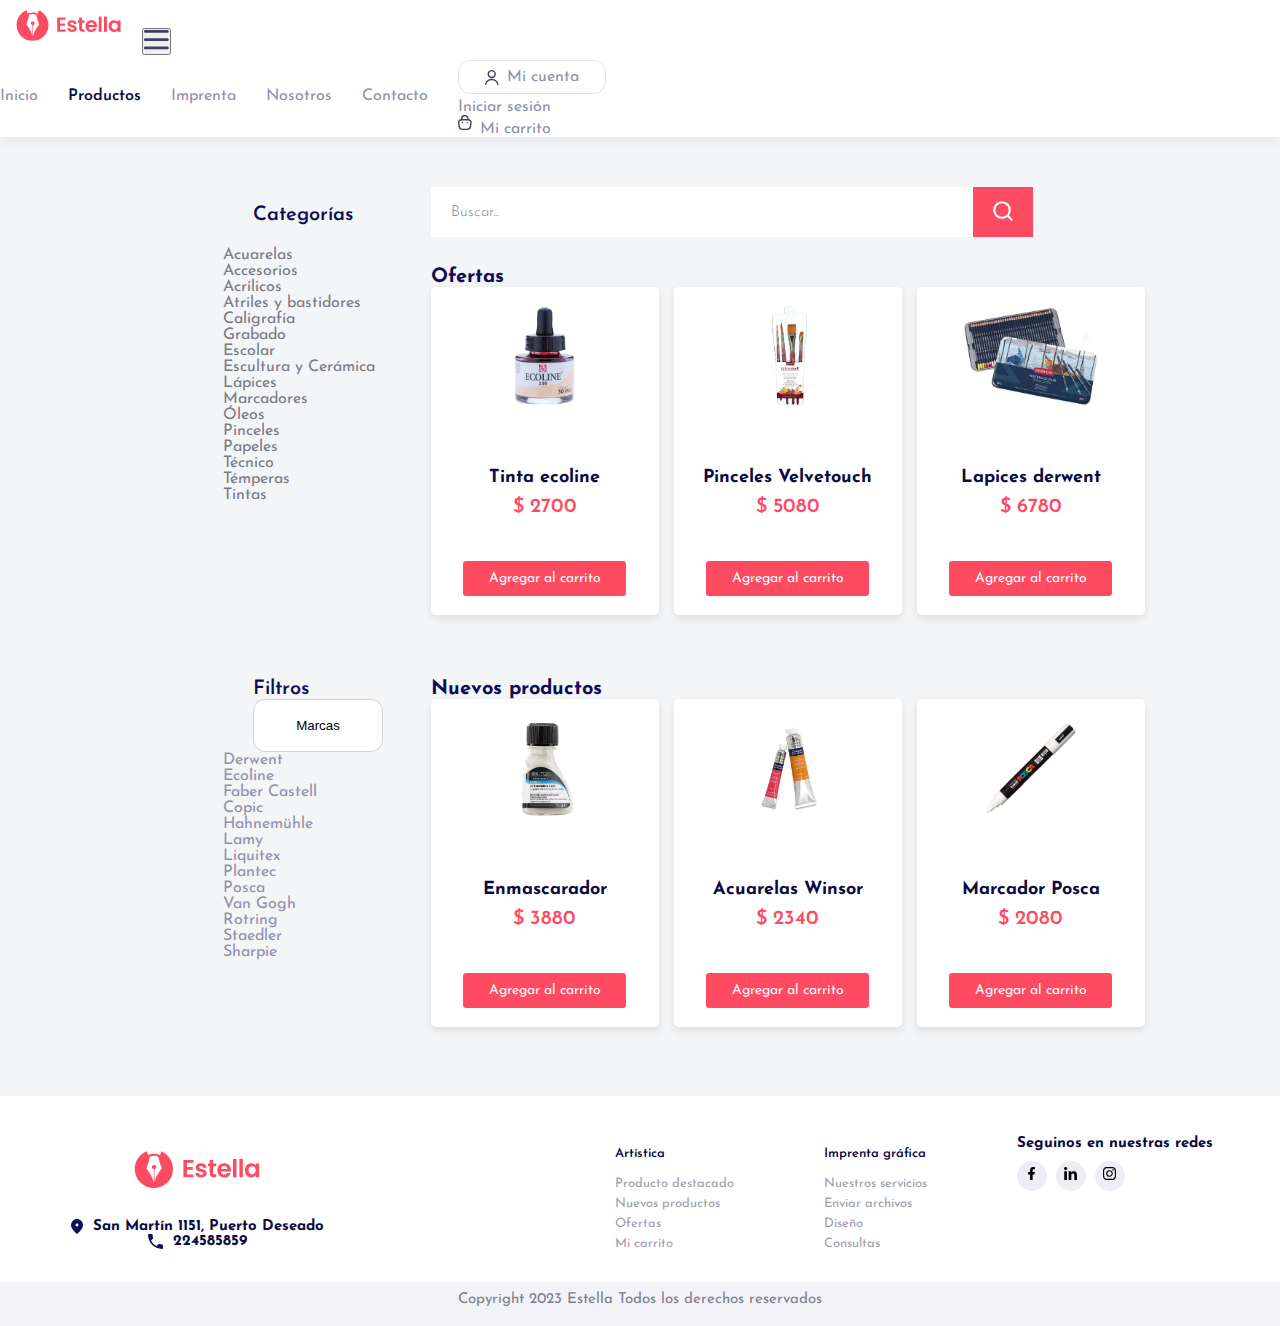
<file: sections/productos.html>
<!DOCTYPE html>
<html lang="es">

<head>
    <meta charset="UTF-8">
    <meta http-equiv="X-UA-Compatible" content="IE=edge">
    <meta name="viewport" content="width=device-width, initial-scale=1.0">
    <meta name="keywords" content="pinceles,acuarelas,block de dibujo,lapices,acrílicos">
    <meta name="description" content="Materiales profesionales para artistas. Comprá productos de arte por internet. Envíos a todo el país.">
    <link href="https://cdn.jsdelivr.net/npm/bootstrap@5.0.2/dist/css/bootstrap.min.css" rel="stylesheet" integrity="sha384-EVSTQN3/azprG1Anm3QDgpJLIm9Nao0Yz1ztcQTwFspd3yD65VohhpuuCOmLASjC" crossorigin="anonymous">
    <link rel="stylesheet" href="../css/estilos.css">
    <link rel="icon" type="image" href="../img/favicon.svg">
    <title>Productos artísticos</title>
</head>

<body>

<!--Nav Bar -->
    <nav class="navbar navbar-expand-lg bg-body-tertiary">
        <div class="container-fluid">
            <a class="navbar-brand" href="../index.html">
                <img src="../img/logo.svg" class="logo" alt="El logo de Estella, un icono de una pluma dentro de un círculo">
            </a>

            <button class="navbar-toggler " type="button" data-bs-toggle="collapse" data-bs-target="#navbarNavDropdown"
                aria-controls="navbarNavDropdown" aria-expanded="false" aria-label="Toggle navigation">
                <img class="menu-hamburguesa" src="../img/navbar-hamburger.svg" alt="Icono de menú">
            </button>
            <div class="collapse navbar-collapse" id="navbarNavDropdown">
                <ul class="navbar-nav">
                    <li class="nav-item">
                        <a class="nav-link active" aria-current="page" href="../index.html">Inicio</a>
                    </li>
                    <li class="nav-item">
                        <a class="nav-link link-actual" href="productos.html">Productos</a>
                    </li>
                    <li class="nav-item">
                        <a class="nav-link" href="imprenta.html">Imprenta</a>
                    </li>
                    <li class="nav-item">
                        <a class="nav-link" href="nosotros.html">Nosotros</a>
                    </li>
                    <li class="nav-item">
                        <a class="nav-link" href="contacto.html">Contacto</a>
                    </li>
                    <li class="nav-item dropdown">
                        <a class="nav-link dropdown-toggle" href="#" role="button" data-bs-toggle="dropdown"
                        aria-expanded="false">
                            <img class="nav-icon" src="../img/navbar-user.svg" alt="Icono de usuario">
                            Mi cuenta
                        </a>
                        <ul class="dropdown-menu">
                            <li>
                                <a class="dropdown-item" href="#">Iniciar sesión</a>
                            </li>
                            <li>
                                <a class="dropdown-item" href="#">
                                    <img src="../img/navbar-shop.svg" class="nav-icon carrito" alt="Icono de carrito">Mi carrito
                                </a>
                            </li>
                        </ul>
                    </li>
                </ul>
            </div>
        </div>
    </nav>

    <section class="productos">

        <!--Search bar -->
        <section class="arriba">
            <div>
                <form class="search-bar-productos">
                    <input type="text" placeholder="Buscar...">
                    <button type="submit">
                        <img class="icon-search-bar" src="../img/icon-buscar-blanco.svg" alt="Icono de una lupa">
                    </button>
                </form>
            </div>

            <div class="filtros-mobile">
                <div class="dropdown border-dropdown">
                    <button class="btn btn-secondary dropdown-toggle filtro-marcas categorías-mobile" type="button"
                    data-bs-toggle="dropdown" aria-expanded="false">
                        <img class="icono-filtros" src="../img/icon-filtros.svg" alt="Icono de filtros">
                    </button>
                    <ul class="dropdown-menu">
                        <li>
                            <a class="dropdown-item" href="#">Acuarelas</a>
                        </li>
                        <li>
                            <a class="dropdown-item" href="#">Accesorios</a>
                        </li>
                        <li>
                            <a class="dropdown-item" href="#">Acrílicos</a>
                        </li>
                        <li>
                            <a class="dropdown-item" href="#">Atriles y bastidores</a>
                        </li>
                        <li>
                            <a class="dropdown-item" href="#">Caligrafía</a>
                        </li>
                        <li>
                            <a class="dropdown-item" href="#">Grabado</a>
                        </li>
                        <li>
                            <a class="dropdown-item" href="#">Escolar</a>
                        </li>
                        <li>
                            <a class="dropdown-item" href="#">Escultura y cerámica</a>
                        </li>
                        <li>
                            <a class="dropdown-item" href="#">Lápices</a>
                        </li>
                        <li>
                            <a class="dropdown-item" href="#">Marcadores</a>
                        </li>
                        <li>
                            <a class="dropdown-item" href="#">Óleos</a>
                        </li>
                        <li>
                            <a class="dropdown-item" href="#">Pinceles</a>
                        </li>
                        <li>
                            <a class="dropdown-item" href="#">Papeles</a>
                        </li>
                        <li>
                            <a class="dropdown-item" href="#">Técnico</a>
                        </li>
                        <li>
                            <a class="dropdown-item" href="#">Témperas</a>
                        </li>
                        <li>
                            <a class="dropdown-item" href="#">Tintas</a>
                        </li>
                    </ul>
                </div>
            </div>    
        </section>

        <!--Cards productos -->
        <section class="productos-1">
            <div>
                <h3>Ofertas</h3>
            </div>

            <div class="ofertas-cards">
                <div class="card-producto">
                    <div>
                        <img class="producto-img" src="../img/tinta-ecoline.webp" alt="Tinta ecoline">
                    </div>
                    <div>
                        <h4>Tinta ecoline</h4>
                        <h3>$ 2700</h3>
                    </div>
                    <button class="producto-boton" type="submit">Agregar al carrito
                    </button>
                </div>

                <div class="card-producto">
                    <div>
                        <img class="producto-img" src="../img/pinceles.webp" alt="Pinceles Velvetouch">
                    </div>
                    <div>
                        <h4>Pinceles Velvetouch</h4>
                        <h3>$ 5080</h3>
                    </div>
                    <button class="producto-boton" type="submit">Agregar al carrito
                    </button>
                </div>

                <div class="card-producto">
                    <div>
                        <img class="producto-img" src="../img/lapices-acuarelables.webp" alt="Lápices Derwent">
                    </div>
                    <div>
                        <h4>Lapices derwent</h4>
                        <h3>$ 6780</h3>
                    </div>
                    <button class="producto-boton" type="submit">Agregar al carrito
                    </button>
                </div>
            </div>
        </section>

        <section class="productos-2">
            <div>
                <h3>Nuevos productos</h3>
            </div>

            <div class="ofertas-cards">
                <div class="card-producto">
                    <div>
                        <img class="producto-img" src="../img/enmascarador.webp" alt="Enmascarador">
                    </div>
                    <div>
                        <h4>Enmascarador</h4>
                        <h3>$ 3880</h3>
                    </div>
                    <button class="producto-boton" type="submit">Agregar al carrito
                    </button>
                </div>

                <div class="card-producto">
                    <div>
                        <img class="producto-img" src="../img/acuarelas.webp" alt="Acuarelas Winsor and Newton">
                    </div>
                    <div>
                        <h4>Acuarelas Winsor</h4>
                        <h3>$ 2340</h3>
                    </div>
                    <button class="producto-boton" type="submit">Agregar al carrito
                    </button>
                </div>

                <div class="card-producto">
                    <div>
                        <img class="producto-img" src="../img/posca.webp" alt="Marcador Posca">
                    </div>
                    <div>
                        <h4>Marcador Posca</h4>
                        <h3>$ 2080</h3>
                    </div>
                    <button class="producto-boton" type="submit">Agregar al carrito
                    </button>
                </div>
            </div>
        </section>

        <!--Categorias y filtros -->
        <aside class="filtros">
            <h3>Categorías</h3>
            <div class="categorias">
                <ul>
                    <li>Acuarelas
                    </li>
                    <li>Accesorios
                    </li>
                    <li>Acrílicos
                    </li>
                    <li>Atriles y bastidores
                    </li>
                    <li>Caligrafía
                    </li>
                    <li>Grabado
                    </li>
                    <li>Escolar
                    </li>
                    <li>Escultura y Cerámica
                    </li>
                    <li>Lápices
                    </li>
                    <li>Marcadores
                    </li>
                    <li>Óleos
                    </li>
                    <li>Pinceles
                    </li>
                    <li>Papeles
                    </li>
                    <li>Técnico
                    </li>
                    <li>Témperas
                    </li>
                    <li>Tintas
                    </li>
                </ul>
            </div>

            <div class="filtros-container">
                <h3 class="border-h2">Filtros</h3>
                <div class="dropdown border-dropdown">
                    <button class="btn btn-secondary dropdown-toggle filtro-marcas" type="button" data-bs-toggle="dropdown"aria-expanded="false">
                    Marcas</button>
                    <ul class="dropdown-menu">
                        <li>
                            <a class="dropdown-item" href="#">Derwent</a>
                        </li>
                        <li>
                            <a class="dropdown-item" href="#">Ecoline</a>
                        </li>
                        <li>
                            <a class="dropdown-item" href="#">Faber Castell</a>
                        </li>
                        <li>
                            <a class="dropdown-item" href="#">Copic</a>
                        </li>
                        <li>
                            <a class="dropdown-item" href="#">Hahnemühle</a>
                        </li>
                        <li>
                            <a class="dropdown-item" href="#">Lamy</a>
                        </li>
                        <li>
                            <a class="dropdown-item" href="#">Liquitex</a>
                        </li>
                        <li>
                            <a class="dropdown-item" href="#">Plantec</a>
                        </li>
                        <li>
                            <a class="dropdown-item" href="#">Posca</a>
                        </li>
                        <li>
                            <a class="dropdown-item" href="#">Van Gogh</a>
                        </li>
                        <li>
                            <a class="dropdown-item" href="#">Rotring</a>
                        </li>
                        <li>
                            <a class="dropdown-item" href="#">Staedler</a>
                        </li>
                        <li>
                            <a class="dropdown-item" href="#">Sharpie</a>
                        </li>
                    </ul>
                </div>
            </div>
        </aside>
    </section>


    <!--Footer-->
    <footer>
        <div class="logo-footer">
            <img class="logo-img-footer" src="../img/logo.svg" alt="El logo de Estella, un icono de una pluma dentro de un círculo rojo con la palabra Estella al lado">
            <div class="footer-datos">
                <img class="icon-datos-footer" src="../img/location-icon.svg" alt="Icono de ubicación">
                <h4>San Martín 1151, Puerto Deseado</h4>
            </div>
            <div class="footer-datos">
                <img class="icon-datos-footer" src="../img/phone-icon.svg" alt="Icono de un teléfono">
                <h4>224585859</h4>
            </div>
        </div>

        <div class="links-utiles-1">
            <ul>
                <li class="titulo-li-footer">Artística
                </li>
                <li>Producto destacado
                </li>
                <li>Nuevos productos
                </li>
                <li>Ofertas
                </li>
                <li>Mi carrito
                </li>
            </ul>
        </div>

        <div class="links-utiles-2">
            <ul>
                <li class="titulo-li-footer">Imprenta gráfica
                </li>
                <li>Nuestros servicios
                </li>
                <li>Enviar archivos
                </li>
                <li>Diseño
                </li>
                <li>Consultas
                </li>
            </ul>
        </div>

        <div class="redes-footer">
            <h4>Seguinos en nuestras redes</h4>
            <div class="redes-footer-container">
                <a href="https://es-la.facebook.com/" target="blank">
                    <button class="boton-red">
                        <img class="red-footer-icon" src="../img/facebook.svg" alt="Icono de Facebook">
                    </button>
                </a>


                <a href="https://ar.linkedin.com/" target="blank">
                    <button class="boton-red">
                        <img class="red-footer-icon" src="../img/linkedin.svg" alt="Icono de Linkedin">
                    </button>
                </a>

                <a href="https://www.instagram.com/" target="blank">
                    <button class="boton-red">
                        <img class="red-footer-icon" src="../img/instagram.svg" alt="Icono de Instagram">
                    </button>
                </a>
            </div>
        </div>

        <div class="copyright">
            <h4>Copyright 2023 Estella Todos los derechos reservados</h4>
        </div>
    </footer>

    <script src="https://cdn.jsdelivr.net/npm/bootstrap@5.0.2/dist/js/bootstrap.bundle.min.js"
        integrity="sha384-MrcW6ZMFYlzcLA8Nl+NtUVF0sA7MsXsP1UyJoMp4YLEuNSfAP+JcXn/tWtIaxVXM" crossorigin="anonymous">
    </script>

</body>

</html>
</file>
<file: css/estilos.css>
@charset "UTF-8";
@import url("https://fonts.googleapis.com/css2?family=Josefin+Sans:wght@300;400&family=Poppins:wght@400;800&display=swap");
* {
  margin: 0;
  padding: 0;
}

a {
  text-decoration: none;
}

ul li {
  list-style-type: none;
  font-family: "Josefin Sans", sans-serif;
}

h1 {
  font-family: "Poppins", sans-serif;
  font-weight: 600;
  color: #0d0d55;
  font-size: 33px;
}

h2 {
  font-family: "Poppins", sans-serif;
  font-size: 24px;
  color: #0d0d55;
  font-weight: 600;
  text-align: center;
}

h3 {
  font-family: "Josefin Sans", sans-serif;
  font-size: 20px;
  color: #0d0d55;
}

h4 {
  font-family: "Josefin Sans", sans-serif;
  font-size: 18px;
  color: #0a0a42;
}

h5 {
  font-family: "Josefin Sans", sans-serif;
  font-size: 15px;
}

p {
  font-family: "Josefin Sans", sans-serif;
}

::-moz-placeholder {
  color: #7f7f86;
  font-family: "Josefin Sans", sans-serif;
  font-weight: 300;
}

:-ms-input-placeholder {
  color: #7f7f86;
  font-family: "Josefin Sans", sans-serif;
  font-weight: 300;
}

::placeholder {
  color: #7f7f86;
  font-family: "Josefin Sans", sans-serif;
  font-weight: 300;
}

input {
  font-family: "Josefin Sans", sans-serif;
}

body {
  background-color: #f4f5f7;
}

.menu-hamburguesa {
  height: 20px;
}

.navbar {
  box-shadow: 0px 4px 9px 0px rgba(43, 43, 85, 0.068);
  background-color: #ffffff;
}

.dropdown-toggle::after {
  border: none;
}

.nav-icon {
  height: 15px;
  margin-right: 8px;
}

.logo {
  height: 50px;
}

.navbar-nav {
  margin-left: auto;
  display: flex;
  align-items: center;
}

.nav-link {
  margin-right: 30px;
  margin-bottom: 5px;
  margin-top: 5px;
  font-size: 16px;
  color: #8f91ac;
  font-family: "Josefin Sans", sans-serif;
  transition: 0s;
}
.nav-link:hover {
  color: #FF4B61;
  font-weight: 600;
}

.dropdown-toggle {
  display: flex;
  align-items: center;
  justify-content: center;
  border: solid 1px rgba(227, 227, 230, 0.9921568627);
  border-radius: 12px;
  padding: 8px;
  width: 130px;
}

.dropdown-item {
  font-family: "Josefin Sans", sans-serif;
  font-size: 16px;
  color: #8f91ac;
}

.link-actual {
  color: #0a0a42;
  font-weight: 600;
}

.mi-carrito {
  display: flex;
  flex-direction: row;
  align-items: center;
}

.carrito {
  margin-bottom: 3px;
}

.navbar-toggler:focus {
  box-shadow: 0 0 0 0rem;
}

/*Footer*/
footer {
  background-color: #ffffff;
  height: 530px;
  display: grid;
  grid-template-areas: "logo-footer logo-footer" "links-utiles-1  links-utiles-2" "redes-footer redes-footer" "copyright copyright";
  grid-template-rows: 2.5fr 2fr 2fr 1fr;
  grid-template-columns: 2fr 2fr;
}

.logo-img-footer {
  height: 60px;
  margin-bottom: 20px;
}

.logo-footer {
  grid-area: logo-footer;
  display: flex;
  flex-direction: column;
  justify-content: center;
  margin-top: 20px;
}
.logo-footer h3 {
  text-align: center;
  color: #5c5b68;
}

.footer-datos {
  display: flex;
  flex-direction: row;
  justify-content: center;
}
.footer-datos h3 {
  font-weight: 400;
}

.icon-datos-footer {
  height: 15px;
  margin-right: 10px;
  filter: invert(6%) sepia(65%) saturate(5535%) hue-rotate(243deg) brightness(94%) contrast(106%);
}

.titulo-li-footer {
  font-weight: 600;
  color: #5c5b68;
  margin-bottom: 10px;
  color: #0a0a42;
}

.links-utiles-1, .links-utiles-2 {
  grid-area: links-utiles-1;
  color: #9e9cac;
  display: flex;
  align-items: center;
  justify-content: center;
  line-height: 20px;
  font-size: 13px;
  margin-top: 30px;
  font-size: 15px;
  font-family: "Josefin Sans", sans-serif;
}
.links-utiles-1 li:hover, .links-utiles-2 li:hover {
  color: #22253d;
}

.links-utiles-2 {
  grid-area: links-utiles-2;
}
.links-utiles-2 ul {
  padding-left: 0;
}

.redes-footer {
  grid-area: redes-footer;
  display: flex;
  flex-direction: column;
  justify-content: flex-start;
  align-items: center;
  color: #F7F7F7;
  margin-top: 20px;
}
.redes-footer h4 {
  margin-bottom: 10px;
}

.copyright {
  grid-area: copyright;
  padding-top: 10px;
  padding-bottom: 10px;
  background-color: #f3f3f7;
}
.copyright h4 {
  font-weight: 400;
  text-align: center;
  color: #7d7d8d;
}

.red-footer-icon {
  height: 15px;
  margin-bottom: 3px;
}

.boton-red {
  width: 40px;
  height: 40px;
  border-radius: 100%;
  outline: none;
  border: none;
  margin-right: 10px;
  background-color: #ededf3;
}

/*Nosotros*/
/*Variable local*/
.portada-nosotros {
  width: 100%;
}

/*Acerca de Estella*/
.acerca-estella {
  margin-bottom: 40px;
}

.texto-acerca {
  margin-top: 40px;
  margin-left: 8%;
  margin-right: 8%;
}

.texto-nos {
  color: #7d7d8d;
}

.h2-nos {
  text-align: left;
  margin-bottom: 20px;
}

.accesos-nosotros {
  margin-top: 20px;
}

.acerca-links {
  display: flex;
  flex-direction: row;
  align-items: center;
}
.acerca-links h5 {
  margin-bottom: 0;
  margin-right: 10px;
  color: #FF4B61;
  font-weight: 600;
  cursor: pointer;
}

.arrow-acerca {
  filter: invert(45%) sepia(32%) saturate(4480%) hue-rotate(324deg) brightness(99%) contrast(104%);
}

/*Los comienzos*/
.comienzos-container {
  background-color: #FFFFFF;
  border: solid 1px #cccdda;
  border-radius: 6px;
  margin-left: 8%;
  margin-right: 8%;
  height: -webkit-fit-content;
  height: -moz-fit-content;
  height: fit-content;
  padding-bottom: 10px;
  margin-bottom: 60px;
}
.comienzos-container h2 {
  margin-top: 30px;
}
.comienzos-container p {
  margin-top: 20px;
}

.los-comienzos-img {
  width: 100%;
}

.texto-comienzos {
  margin-left: 8%;
  margin-right: 8%;
}

/*Ingresando al mundo del arte*/
.ingresando-img {
  width: 100%;
  margin-bottom: 40px;
}

.texto-ingresando {
  margin-left: 8%;
  margin-right: 8%;
}

/*Estella hoy*/
.estella-hoy {
  margin-top: 40px;
  margin-bottom: 80px;
}

.mision {
  background-color: #FFFFFF;
  border: solid 1px #bdbdc7;
  border-radius: 4px;
  margin-left: 8%;
  margin-right: 8%;
  padding: 20px;
  margin-bottom: 20px;
}
.mision h3 {
  border-bottom: 1px solid #aaaab6;
  padding-bottom: 10px;
  margin-bottom: 20px;
  color: #FF4B61;
  font-weight: 600;
}

.linea-nos {
  margin-bottom: 20px;
}

.texto-hoy {
  margin-left: 8%;
  margin-right: 8%;
  margin-bottom: 40px;
}

/*Mixin*/
/*Ejemplo de mixin en index*/
.portada-index {
  display: flex;
  flex-direction: column;
  align-items: center;
  position: absolute;
  text-align: center;
  padding-bottom: 90px;
}
.portada-index h1 {
  margin-bottom: 26px;
  padding-top: 130px;
}
.portada-index p {
  margin-bottom: 0;
  color: #626269;
  margin-left: 5%;
  margin-right: 5%;
}

.fondo {
  background-image: url("../img/portada-index.svg");
  background-repeat: no-repeat;
  position: relative;
  background-size: auto;
}

.botones-portada {
  margin-top: 40px;
}

.boton-portada, .boton-portada-2 {
  width: 150px;
  height: 45px;
  color: #ffffff;
  font-family: "Josefin Sans";
  border: none;
  background-color: #FF4B61;
  border-radius: 5px;
  padding: 10px;
  font-size: 14px;
  cursor: pointer;
  transition: 0.4s;
}
.boton-portada:hover, .boton-portada-2:hover {
  transform: scale(1.1);
}

.boton-portada-2 {
  border: solid 1px #FF4B61;
  background-color: transparent;
  color: #FF4B61;
  margin-left: 10px;
}

.search-portada {
  display: flex;
  align-items: center;
  justify-content: center;
  width: 80%;
  height: 3.8em;
  padding: 7px;
  background-color: #ffffff;
  border-radius: 50px;
  margin-top: 5em;
  box-shadow: 0px 4px 9px 0px rgba(43, 43, 85, 0.178);
}

.icon-search-bar {
  height: 20px;
}

.input-search {
  width: 90px;
  height: 100%;
  border: none;
  outline: none;
  flex: 1;
  margin-left: 5%;
}

.boton-search {
  width: 47px;
  height: 47px;
  border: none;
  background-color: #eaeaf0;
  color: #ffffff;
  border-radius: 50%;
}

/*Nuestros servicios Index*/
.nuestros-servicios {
  margin-top: 90px;
  margin-bottom: 50px;
  display: flex;
  flex-direction: column;
  justify-content: center;
  align-items: center;
}

.h2-index {
  display: flex;
  flex-direction: column;
  align-items: center;
}

.linea-texto {
  width: 56px;
  border-bottom: solid 5px #FF4B61;
  margin-top: 16px;
  border-radius: 60px;
}

.servicios {
  margin-top: 36px;
}

.card-servicios {
  width: 253px;
  height: 342px;
  display: flex;
  flex-direction: column;
  margin-top: 20px;
  background-color: #ffffff;
  padding: 25px;
  box-shadow: 0px 30px 60px 0px rgba(97, 97, 138, 0.068);
  border-radius: 6px;
  transition: all 400ms ease;
}
.card-servicios:hover {
  outline: 2px solid #FF4B61;
  transform: translateY(-3%);
}
.card-servicios img {
  height: 55px;
  margin-top: 10px;
}
.card-servicios h3 {
  font-weight: 600;
  margin-bottom: 12px;
  margin-top: 30px;
  text-align: center;
}
.card-servicios p {
  font-size: 14px;
  color: #64646e;
}

.linea-card {
  width: 160px;
  border-bottom: solid 2px #d2d2d8;
  align-self: center;
  margin-bottom: 16px;
}

.card-cta {
  display: flex;
  flex-direction: row;
  justify-content: flex-end;
  align-items: center;
  margin-top: 13px;
  color: #FF4B61;
  cursor: pointer;
}
.card-cta h4 {
  margin: 0;
}
.card-cta img {
  height: 15px;
  margin-left: 10px;
  margin: auto;
}

.btn-card-servicios {
  display: flex;
  justify-content: center;
  align-items: center;
  padding: 10px;
  outline: none;
  border: none;
  margin-left: 10px;
  background-color: rgba(211, 211, 231, 0.4862745098);
  border-radius: 3px;
}

/*Nuevos productos*/
.productos-destacados {
  margin-top: 85px;
  margin-bottom: 70px;
}

.texto-nuevos-productos {
  width: 90%;
  height: 80px;
  display: flex;
  flex-direction: column;
  align-items: flex-start;
  justify-content: space-between;
  margin-left: 5%;
  border-bottom: solid 1px #c6c6cc;
}

.productos-index {
  display: flex;
  flex-direction: row;
  width: 93%;
  margin-left: 4%;
  margin-top: 30px;
  overflow-x: scroll;
}

.nuevo-popular {
  display: flex;
  flex-direction: row;
}

.popular {
  margin-left: 30px;
  color: #c2c2d4;
}

.card-producto-container {
  width: 186px;
  height: 280px;
  display: flex;
  flex-direction: column;
  align-items: center;
  justify-content: space-between;
  background-color: #ffffff;
  margin-left: 5px;
  margin-right: 5px;
  border-radius: 4px;
  padding: 8px;
}

.card-producto-imagen {
  margin-top: 5px;
  margin-bottom: 10px;
  height: 100px;
}

.nombre-producto {
  text-align: center;
  font-size: 17px;
}

.precio-card {
  text-align: center;
  font-weight: 600;
  color: #FF4B61;
  margin-bottom: 10px;
}

.card-producto-boton {
  color: #ffffff;
  font-family: "Josefin Sans";
  outline: none;
  background-color: #FF4B61;
  border: none;
  border-radius: 6px;
  padding: 10px;
  margin-bottom: 10px;
  font-size: 14px;
  width: 145px;
}

/*Producto destacado Index*/
.destacado {
  width: 90%;
  height: 660px;
  display: flex;
  flex-direction: column;
  background-color: #ffffff;
  outline: solid 1px #cccdda;
  border-radius: 6px;
  margin: auto;
  margin-bottom: 40px;
  overflow-y: hidden;
}

.destacado-img-container {
  width: 100%;
  height: 20em;
  overflow: hidden;
}

.img-destacado {
  width: 100%;
  margin-top: -160px;
}

.texto-destacado {
  margin-top: 40px;
  margin-left: 60px;
}
.texto-destacado h2 {
  text-align: left;
}
.texto-destacado p {
  font-size: 15px;
  padding-right: 60px;
  margin-top: 20px;
  color: #7d7e88;
}

.boton-destacado {
  margin-left: 60px;
  margin-top: 40px;
  margin-bottom: 40px;
  height: 41px;
}

/*Marcas con las que trabajamos*/
.marcas-trabajamos {
  margin-top: 60px;
  margin-bottom: 60px;
  margin-left: 5%;
  margin-right: 5%;
  text-align: center;
}
.marcas-trabajamos h3 {
  color: #606072;
}

.marcas-container {
  width: 100%;
  height: 130px;
  display: flex;
  flex-direction: row;
  align-items: center;
  overflow-x: scroll;
  margin: auto;
  background-color: #ffffff;
  outline: solid 1px #cccdda;
  border-radius: 4px;
  margin-top: 40px;
}

.marca {
  height: 40px;
  margin-left: 30px;
}

/*Contacto Index*/
.contacto-index {
  width: 100%;
  height: -webkit-fit-content;
  height: -moz-fit-content;
  height: fit-content;
  padding: 5%;
  margin-bottom: 40px;
}

.google-maps-container {
  width: 100%;
  height: 100%;
  background-color: #ffffff;
  outline: solid 1px #cccdda;
  border-radius: 6px;
  margin: auto;
}

.maps {
  width: 100%;
  height: 300px;
}

.texto-maps {
  padding: 5%;
  text-align: center;
  margin-top: 20px;
}

.icon-contacto {
  height: 20px;
  margin-right: 10px;
  filter: invert(45%) sepia(32%) saturate(4480%) hue-rotate(324deg) brightness(99%) contrast(104%);
}

.contacto-datos {
  margin-top: 40px;
}
.contacto-datos h4 {
  font-weight: 300;
}

.horarios {
  margin-top: 20px;
}

.contacto-datos-container {
  display: flex;
  flex-direction: row;
  justify-content: center;
}

.linea-contacto {
  margin: auto;
  margin-top: 30px;
}

/*Seccion productos*/
.body-productos {
  background-color: #f3f2f2;
}

.filtros {
  display: none;
}

.productos {
  display: grid;
  margin-bottom: 30px;
  margin-top: 50px;
  margin-left: 20px;
  margin-right: 20px;
  height: 800px;
  grid-template-columns: 100%;
  grid-template-rows: 0.5fr 3.5fr 3.5fr;
  gap: 25px;
  grid-template-areas: "arriba" "productos-1" "productos-2";
}

.arriba {
  grid-area: arriba;
  display: flex;
  justify-content: center;
}

.productos-1 {
  grid-area: productos-1;
}

.productos-2 {
  grid-area: productos-2;
}

.productos-1 h2, .productos-2 h2 {
  font-weight: 600;
}

.filtro-marcas {
  background-color: #ffffff;
  color: #000000;
  border: solid 1px #d4d4d4;
  height: 53px;
}

.filtros h3 {
  font-weight: 600;
}

.categorias ul li {
  color: #797b85;
}

.categorias ul li:hover {
  color: #FF4B61;
  font-weight: 600;
}

.btn:hover {
  background-color: #FF4B61;
  color: white;
  border: none;
}

/*Search bar*/
.arriba {
  display: flex;
  justify-content: flex-start;
  width: 100%;
}

.search-bar-productos {
  display: flex;
  height: 50px;
  background-color: #ffffff;
  margin-right: 10px;
}

.search-bar-productos input {
  border: none;
  outline: none;
  font-size: 15px;
  padding-left: 20px;
}

.search-bar-productos button {
  border: none;
  outline: none;
  background-color: #FF4B61;
  padding: 10px 20px;
  color: #ffffff;
  cursor: pointer;
}

.icono-filtros {
  height: 20px;
}

.categorías-mobile {
  width: 60px !important;
}

/*Cards productos*/
.ofertas-cards {
  display: flex;
  flex-direction: row;
  overflow-x: scroll;
}

.card-producto {
  display: flex;
  flex-direction: column;
  align-items: center;
  justify-content: space-between;
  margin-right: 15px;
  background-color: #ffffff;
  border-radius: 5px;
  width: 190px;
  height: 290px;
  padding: 19px;
  box-shadow: 0px 4px 9px 0px rgba(35, 35, 44, 0.103);
  transition: all 0.4s;
}

.card-producto:hover {
  transform: scale(1.15);
}

.producto {
  padding: 20px;
  border: 2px solid rgb(204, 204, 204);
  border-radius: 3%;
  margin: 10px;
  width: 200px;
}

.producto-img {
  height: 100px;
  margin-bottom: 18px;
}

.producto-boton {
  border: none;
  background-color: #FF4B61;
  border-radius: 3px;
  color: #ffffff;
  margin-top: 4px;
  cursor: pointer;
  padding: 10px;
  width: 163px;
  font-size: 14px;
  font-family: "Josefin Sans", sans-serif;
}

.card-producto h3 {
  text-align: center;
  margin-top: 10px;
  font-weight: 600;
  color: #FF4B61;
}

.card-producto h4 {
  text-align: center;
}

/*Seccion imprenta*/
.portada-imprenta {
  display: grid;
  grid-template-areas: "titulo-portada-imprenta" "img-portada-imprenta";
  gap: 20px;
}

/*Portada Imprenta*/
.img-portada-imprenta {
  width: 80%;
  margin-left: 8%;
  margin-top: 30px;
  grid-area: img-portada-imprenta;
}

.portada-imprenta {
  margin-top: 40px;
}

.titulo-portada-imprenta {
  padding-right: 60px;
  margin-left: 10%;
  grid-area: titulo-portada-imprenta;
}

.h1-imprenta {
  text-align: center;
}

.portada-imprenta h1 {
  font-weight: 600;
  margin-bottom: 15px;
}

.portada-imprenta h3 {
  color: rgb(149, 148, 158);
  font-weight: 400;
  margin-bottom: 30px;
}

/*Servicios imprenta*/
.servicios-imprenta {
  margin-top: 50px;
  margin-bottom: 90px;
}

.servicios {
  display: flex;
  flex-direction: column;
  align-items: center;
}

.card-imprenta {
  height: 300px;
  width: 240px;
}
.card-imprenta h3 {
  margin-bottom: 10px;
}

/*Pasos de trabajo imprenta*/
.título-pasos-trabajo {
  text-align: left;
  margin-top: 20px;
  margin-left: 40px;
}

.h2-paso {
  font-weight: 400;
  color: #868686;
}

.paso-trabajo {
  padding-left: 40px;
  padding-right: 40px;
  margin-top: 50px;
}

.paso-trabajo h3 {
  font-weight: 600;
  margin-bottom: 0;
  margin-top: 10px;
}

.paso-imagen {
  height: 40px;
  margin-bottom: 10px;
}

.paso-trabajo-cta {
  margin-top: 30px;
  display: flex;
}

.paso-trabajo-cta h4 {
  color: #FF4B61;
}

.arrow-cta {
  height: 20px;
  margin-left: 10px;
  filter: invert(45%) sepia(32%) saturate(4480%) hue-rotate(324deg) brightness(99%) contrast(104%);
}

/*Servicios de diseño imprenta*/
.h2-diseño {
  margin-top: 60px;
  margin-bottom: 10px;
  text-align: center;
}

.h3-diseño {
  color: #6b6b6b;
  text-align: center;
  padding-left: 30px;
  padding-right: 30px;
  font-weight: 400;
}

.servicios-diseño {
  background-color: #ffffff;
  margin-top: 90px;
  margin-bottom: 10px;
  display: flex;
  justify-content: center;
  flex-direction: column;
  align-items: center;
}

.servicios-diseño-container {
  margin-top: 60px;
  margin-bottom: 90px;
  background-color: #ffffff;
  padding: 30px;
  height: 320px;
  border-radius: 6px;
  display: flex;
  justify-content: center;
  flex-direction: column;
  min-width: 200px;
  box-shadow: 0px 5px 20px 0px rgba(35, 35, 44, 0.13);
}

.lista-diseño {
  font-size: 16px;
  line-height: 24px;
  list-style-image: url(../img/list-icon.svg);
}

.lista-diseño ul {
  margin-bottom: 0;
}

/*Formulario de contacto imprenta*/
.formulario-imprenta {
  display: flex;
  flex-direction: column;
  align-items: center;
  justify-content: center;
  margin-bottom: 40px;
  grid-area: formulario-imprenta;
}

.titulo-formulario {
  display: flex;
  flex-direction: column;
  text-align: center;
  padding: 30px;
  margin: 20px;
}
.titulo-formulario h2 {
  margin-top: 20px;
}
.titulo-formulario p {
  font-size: 18px;
}

.icon-form {
  height: 60px;
}

.form-1 {
  display: flex;
  flex-direction: column;
}

.form-2 {
  display: flex;
  flex-direction: column;
}

.input-1, .input-2 {
  margin-bottom: 15px;
  width: 270px;
  padding: 10px;
  border: solid 1px #dfdfdf;
  font-size: 11px;
  font-family: "DM Sans", sans-serif;
}

.input-mensaje {
  margin-bottom: 15px;
  height: 60px;
  width: 270px;
  padding: 10px;
  border: solid 1px #dfdfdf;
  font-size: 11px;
  font-family: "DM Sans", sans-serif;
}

.boton-form {
  border: none;
  background-color: #FF4B61;
  color: #ffffff;
  justify-content: center;
  width: 150px;
  margin-top: 10px;
  padding: 10px;
  height: 40px;
  display: flex;
  align-self: flex-end;
}

/*Seccion Contacto*/
.seccion-contacto {
  display: grid;
  margin-bottom: 35px;
  gap: 10px;
  height: 900px;
  grid-template-areas: "img-contacto-container" "contacto-titulo" "contacto-texto" "formulario-contacto" "contacto-datos" "contacto-redes";
  grid-template-rows: 3fr 0.5fr 0.9fr 4.5fr 1.6fr 1fr;
}

.body-contacto {
  background-color: #f3f2f2;
}

.img-contacto-container {
  grid-area: img-contacto-container;
  overflow-y: hidden;
}

.img-contacto {
  width: 100%;
  margin-top: -40%;
}

.contacto-titulo {
  grid-area: contacto-titulo;
  margin-top: 10px;
}

.contacto-titulo h1 {
  margin-left: 10%;
}

.contacto-texto {
  grid-area: contacto-texto;
  display: flex;
  align-items: center;
  margin-bottom: 20px;
}

.contacto-texto p {
  margin-left: 10%;
  margin-right: 10%;
  margin-bottom: 0;
}

.contacto-datos {
  grid-area: contacto-datos;
  margin-top: 20px;
}

.margen-datos {
  margin-left: 10%;
}

.contacto-datos h4 {
  font-weight: 400;
}

.icon-contacto {
  height: 15px;
  margin-right: 8px;
}

.horarios-atencion {
  margin-top: 5px;
}

.contacto-redes {
  grid-area: contacto-redes;
  margin-top: 20px;
  display: flex;
  flex-direction: column;
  justify-content: center;
}

.contacto-redes h4 {
  text-align: center;
}

.red-contacto {
  height: 15px;
  margin-right: 10px;
}

.redes-contacto {
  margin-top: 15px;
  display: flex;
  flex-direction: row;
  align-items: center;
  justify-content: center;
}

.formulario-contacto {
  grid-area: formulario-contacto;
  background-color: #ffffff;
  padding-top: 20px;
}

.input-contacto, .text-contacto {
  margin-bottom: 10px;
  height: 35px;
  margin-left: 10%;
  width: 75%;
  padding: 10px;
  border: solid 1px #dfdfdf;
  font-size: 11px;
  font-family: "DM Sans", sans-serif;
}

.text-contacto {
  margin-bottom: 15px;
  height: 80px;
}

.boton-contacto {
  margin-left: 10%;
  font-size: 14px;
}

.datos-container {
  display: flex;
  flex-direction: row;
}

.boton-form {
  outline: none;
  border: none;
  background-color: #FF4B61;
  border-radius: 3px;
  color: #FFFFFF;
  width: 100px;
  padding: 10px;
  font-size: 13px;
  margin-left: 10%;
}

/*Break point 600px---------------------------------*/
@media (min-width: 600px) {
  /*Destacado*/
  .img-destacado {
    margin-top: -240px;
  }
  /*Seccion productos*/
  .search-bar-productos {
    width: 400px;
    justify-content: space-between;
  }
  /*Imprenta*/
  .img-portada-imprenta {
    width: 60%;
    margin-left: 20%;
  }
  .servicios-diseño-container {
    flex-direction: row;
    justify-content: space-around;
    align-items: center;
    height: 196px;
    width: 500px;
    padding: 43px;
  }
  .título-pasos-trabajo {
    text-align: center;
  }
  .pasos-de-trabajo {
    margin-left: 40px;
    padding-right: 90px;
  }
  /*Contacto*/
  .seccion-contacto {
    display: grid;
    height: 900px;
    grid-template-areas: "img-contacto-container img-contacto-container" "contacto-titulo contacto-texto" "formulario-contacto formulario-contacto" "contacto-datos contacto-redes";
    grid-template-rows: 4fr 1.5fr 4.2fr 2fr;
  }
  .contacto-texto {
    margin-bottom: 0px;
  }
  .contacto-titulo {
    display: flex;
    align-items: center;
    margin-top: 0px;
  }
  .contacto-titulo h1 {
    margin-left: 20%;
  }
  .datos-container {
    margin-left: 10%;
  }
  .horarios-atencion {
    margin-left: 10%;
  }
  .contacto-redes {
    margin-top: 0px;
  }
}
/*Break point 768px- ----------------------------------*/
@media (min-width: 768px) {
  /*Footer*/
  footer {
    height: 260px;
    display: grid;
    grid-template-areas: "logo-footer  links-utiles-1 links-utiles-2 redes-footer" "copyright  copyright copyright copyright";
    gap: 10px;
    grid-template-columns: 3fr 2fr 2fr 1.3fr;
    grid-template-rows: 4fr 1fr;
  }
  footer h4 {
    font-size: 15px;
  }
  .red-footer-icon {
    height: 13px;
  }
  .boton-red {
    width: 30px;
    height: 30px;
    margin-right: 5px;
  }
  .redes-footer {
    align-items: flex-start;
    margin-top: 52px;
  }
  /*Index*/
  .search-portada {
    width: 70%;
  }
  /*Servicios*/
  .servicios {
    display: flex;
    flex-direction: row;
    justify-content: center;
  }
  .card-imprenta {
    margin-left: 10px;
    margin-right: 10px;
    height: 342px;
  }
  .card-servicios {
    width: 240px;
  }
  /*Nuevos productos Index*/
  .productos-destacados {
    display: flex;
    flex-direction: column;
    align-items: center;
  }
  .texto-nuevos-productos {
    width: 60%;
    display: flex;
    align-items: center;
    height: 90px;
  }
  .productos-index {
    display: flex;
    justify-content: center;
    overflow-x: visible;
    margin-left: 0;
  }
  /*Producto destacado Index*/
  .destacado {
    display: flex;
    flex-direction: row;
    width: 45em;
    height: 410px;
    margin-bottom: 40px;
  }
  .destacado-img-container {
    width: 100em;
    height: -webkit-fit-content;
    height: -moz-fit-content;
    height: fit-content;
  }
  .img-destacado {
    width: 120%;
    margin-top: -28%;
    margin-left: -9%;
  }
  /*Contacto Index*/
  .google-maps-container {
    display: flex;
    flex-direction: row;
  }
  .google-maps {
    width: 70%;
    height: 500px;
  }
  .maps {
    height: 500px;
    width: 100%;
  }
  .texto-maps, .texto-maps h2 {
    text-align: left;
  }
  .texto-maps h2 {
    margin-bottom: 20px;
  }
  .contacto-datos-container {
    justify-content: flex-start;
  }
  .linea-contacto {
    margin: 0;
    margin-top: 30px;
    margin-bottom: 60px;
  }
  /*Seccion productos*/
  .filtros-mobile {
    display: none;
  }
  .arriba {
    height: 50px;
  }
  .productos {
    margin-bottom: 30px;
    margin-top: 50px;
    margin-left: 20px;
    margin-right: 20px;
    height: 879px;
    grid-template-columns: 25% 70%;
    grid-template-rows: 0.5fr 3.5fr 3.5fr;
    gap: 25px;
    grid-template-areas: "filtros  arriba" "filtros  productos-1" "filtros  productos-2";
  }
  .filtros {
    display: contents;
  }
  .filtros h3 {
    margin-left: 30px;
    align-self: center;
  }
  .filtro-marcas {
    margin-left: 30px;
  }
  .categorias {
    margin-top: -20px;
  }
  /*Seccion imprenta*/
  /*Portada*/
  .titulo-portada-imprenta {
    margin-top: 50px;
    text-align: center;
    margin-left: 10%;
    margin-right: 10%;
    margin-bottom: 40px;
    padding-right: 0px;
  }
  .servicios {
    display: flex;
    flex-direction: row;
    justify-content: center;
    margin-top: 36px;
  }
  .servicios-imprenta {
    display: flex;
    justify-content: center;
  }
  .card-servicios {
    margin-right: 10px;
    margin-left: 10px;
  }
  /*Pasos de trabajo imprenta*/
  .título-pasos-trabajo {
    text-align: center;
    margin-top: 10px;
  }
  .pasos-de-trabajo {
    display: flex;
    flex-direction: row;
    margin-top: 30px;
    padding-right: 0;
    margin-left: 0;
  }
  .paso-trabajo {
    padding-left: 40px;
    padding-right: 40px;
    margin-left: 20px;
    margin-top: 50px;
  }
  /*Formulario imprenta*/
  .form-1 {
    flex-direction: row;
  }
  .nombre {
    margin-right: 11px;
  }
  .input-1 {
    width: 290px;
  }
  .input-2 {
    width: 591px;
  }
  .input-mensaje {
    width: 591px;
    height: 80px;
  }
  /*Seccion Nosotros*/
  /*Acerca de Estella*/
  .portada-nosotros {
    width: 50%;
  }
  .acerca-estella {
    margin-bottom: 40px;
    display: flex;
    flex-direction: row;
  }
  .texto-acerca {
    order: -1;
  }
  /*Los comienzos*/
  .comienzos-container {
    margin: auto;
    width: 700px;
    height: 400px;
    padding-bottom: 0px;
    margin-bottom: 60px;
    margin-top: 140px;
    display: flex;
    flex-direction: row;
  }
  .comienzos-container h2 {
    margin-top: 30px;
  }
  .comienzos-container p {
    margin-top: 20px;
  }
  .img-comienzos-container {
    width: 2954px;
    overflow: hidden;
  }
  .los-comienzos-img {
    height: 407px;
    width: auto;
    margin-left: -148px;
  }
  .texto-comienzos {
    margin-left: 8%;
    margin-right: 8%;
  }
  /*Ingresando arte*/
  .ingresando-arte {
    margin-top: 108px;
    display: flex;
    flex-direction: row;
  }
  .ingresando-img {
    width: 50%;
  }
  /*Estella hoy*/
  .estella-hoy {
    margin-top: 70px;
  }
  .texto-hoy {
    display: flex;
    flex-direction: column;
    align-items: center;
  }
  .texto-hoy p {
    text-align: center;
  }
  .linea-nos {
    margin-top: 4px;
  }
  .mision-vision {
    display: flex;
    width: 700px;
    margin: auto;
    justify-content: space-around;
  }
  .mision {
    width: 326px;
    margin-left: 0;
    margin-right: 0;
  }
  /*Contacto*/
  .seccion-contacto {
    margin-bottom: 0px;
    height: 612px;
    grid-template-areas: "img-contacto-container contacto-titulo contacto-texto" "img-contacto-container contacto-datos contacto-redes" "img-contacto-container formulario-contacto formulario-contacto";
    gap: 15px;
    grid-template-columns: 3.9fr 2fr 2.5fr;
    grid-template-rows: 1.2fr 1fr 4fr;
  }
  .img-contacto-container {
    overflow-y: hidden;
    overflow-x: hidden;
  }
  .img-contacto {
    width: 155%;
    margin-top: -10%;
    margin-left: -25%;
  }
  .contacto-datos {
    margin-top: 0px;
  }
  .contacto-titulo h1 {
    margin-left: 5%;
  }
  .contacto-texto p {
    margin-left: 0;
    line-height: 14px;
  }
  .contacto-redes {
    justify-content: flex-start;
    align-items: flex-start;
  }
  .formulario-contacto {
    margin-top: 14px;
    margin-bottom: 20px;
    margin-right: 10%;
    margin-left: 2%;
    border-radius: 8px;
    padding-top: 23px;
  }
  .input-contacto {
    margin-left: 5%;
    width: 85%;
  }
  .text-contacto {
    margin-left: 5%;
    width: 85%;
  }
  .boton-form {
    margin-left: 5%;
  }
  .contacto-datos {
    margin-left: 0;
  }
}
@media (min-width: 1024px) {
  /*Footer*/
  footer {
    height: 230px;
    grid-template-columns: 3fr 2.5fr 2fr 2fr;
  }
  .links-utiles-1 {
    justify-content: flex-end;
  }
  .redes-footer {
    margin-top: 40px;
  }
  .links-utiles-1, .links-utiles-2 {
    font-size: 13px;
  }
  /*Index*/
  .search-portada {
    width: 50%;
  }
  .card-imprenta {
    width: 250px;
    height: 342px;
  }
  /*Nuevos productos*/
  .productos-destacados {
    margin-top: 130px;
    display: flex;
    flex-direction: column;
    align-items: center;
  }
  .texto-nuevos-productos {
    width: 770px;
    display: flex;
    flex-direction: row;
    height: 60px;
    margin-left: 0;
  }
  /*Producto destacado Index*/
  .destacado {
    width: 48.5em;
    margin-bottom: 40px;
  }
  .texto-destacado {
    margin-top: 40px;
    margin-left: 60px;
  }
  .texto-destacado h2 {
    text-align: left;
  }
  /*Marcas trabajamos*/
  .marcas-container {
    width: 950px;
    overflow-x: hidden;
  }
  /*Contacto Index*/
  .google-maps-container {
    height: 500px;
    width: 48.5em;
    margin: auto;
  }
  .contacto-index {
    padding-left: 168px;
    padding-right: 168px;
  }
  /*Seccion productos*/
  .productos {
    margin-left: 100px;
    grid-template-columns: 20% auto;
    justify-self: center;
  }
  .ofertas-cards {
    overflow: visible;
  }
  .search-bar-productos {
    width: 602px;
  }
  /*Imprenta*/
  .portada-imprenta {
    grid-template-areas: "titulo-portada-imprenta img-portada-imprenta";
    grid-template-columns: 2fr 2fr;
  }
  .card-imprenta {
    margin-left: 15px;
    margin-right: 18px;
  }
  .img-portada-imprenta {
    width: 80%;
    margin-left: 0;
  }
  .titulo-portada-imprenta {
    text-align: left;
    margin-left: 25%;
    margin-top: 80px;
  }
  .pasos-de-trabajo {
    margin-left: 10%;
    margin-right: 10%;
  }
  /*Seccion Nosotros*/
  /*Acerca de Estella*/
  .texto-acerca {
    margin-top: 70px;
    margin-left: 10%;
  }
  /*Los comienzos*/
  .comienzos-container {
    width: 900px;
  }
  .texto-comienzos h2 {
    margin-top: 50px;
  }
  /*Ingresando arte*/
  .ingresando-arte {
    align-items: center;
  }
  /*Estella hoy*/
  .texto-hoy p {
    padding-left: 20%;
    padding-right: 20%;
  }
  .mision h3 {
    text-align: center;
  }
  .mision-vision {
    width: 853px;
  }
  .mision {
    padding: 35px;
    width: 380px;
  }
}/*# sourceMappingURL=estilos.css.map */
</file>
